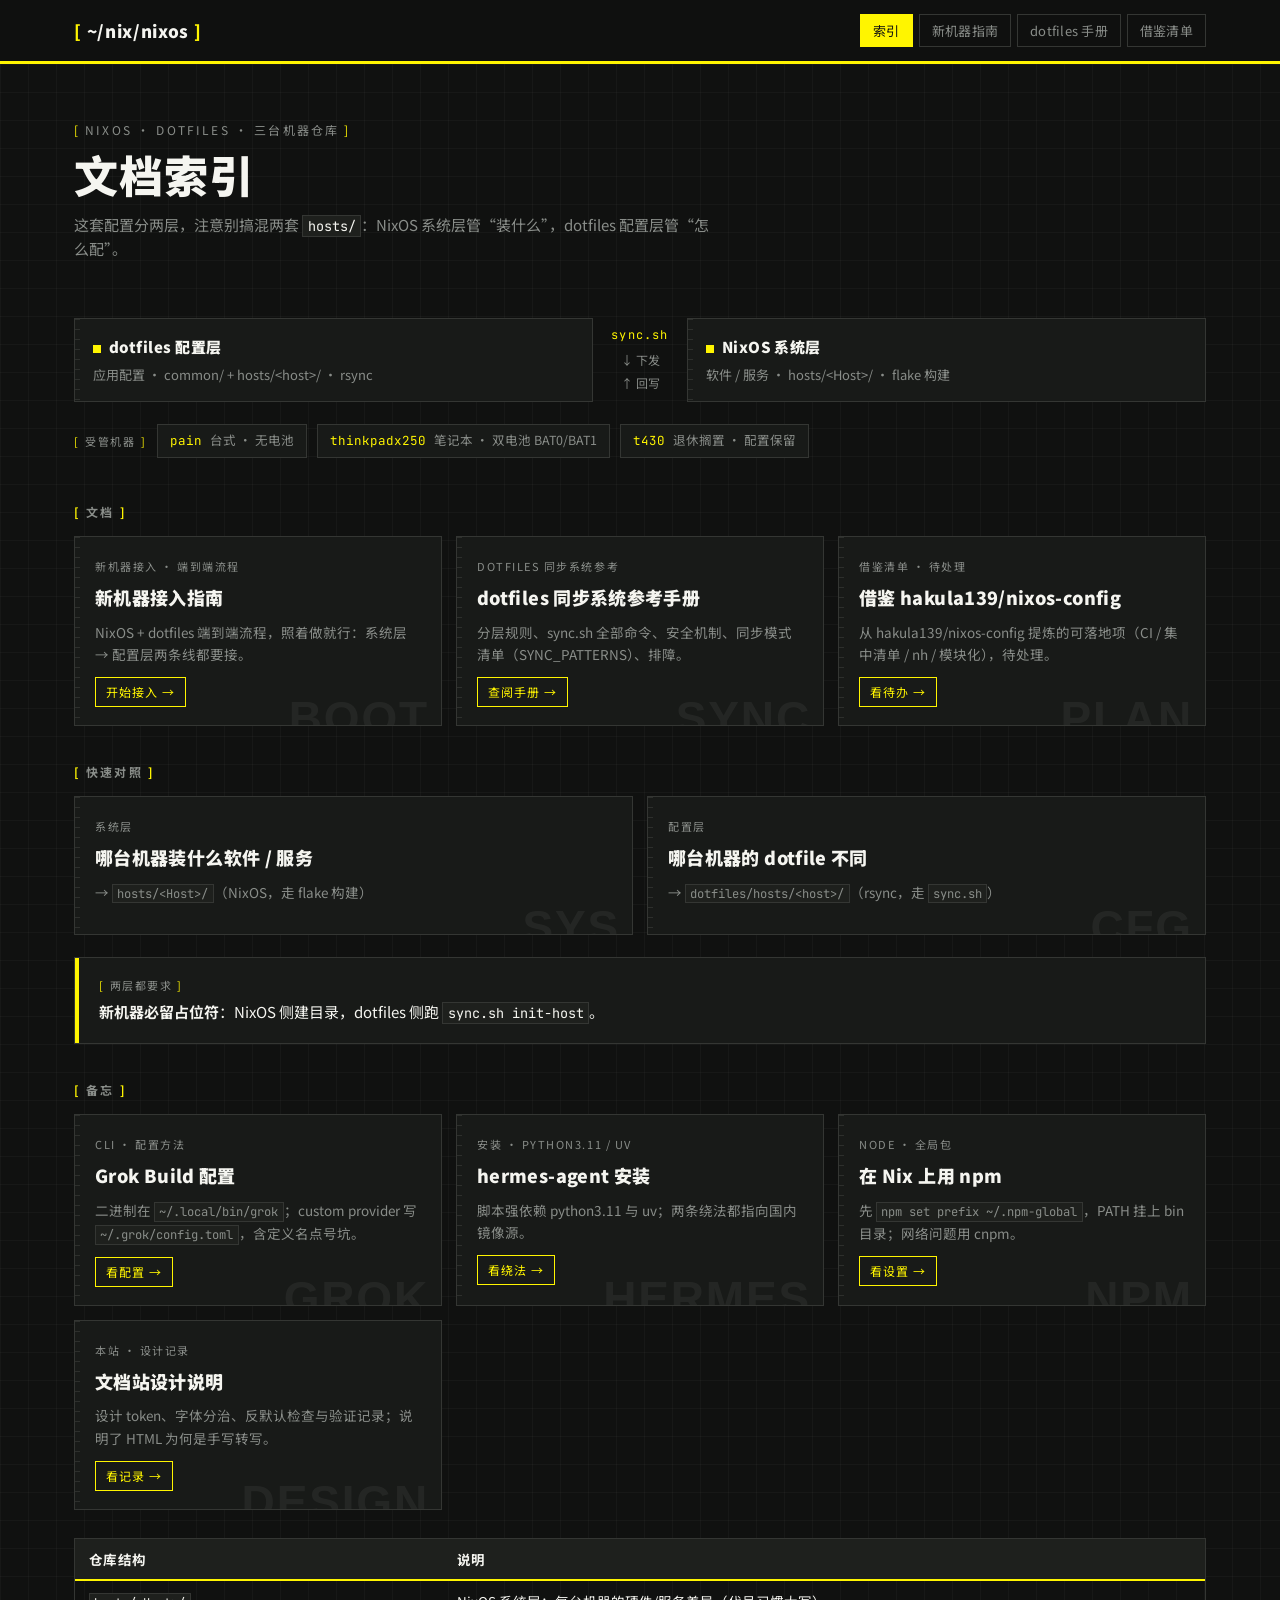
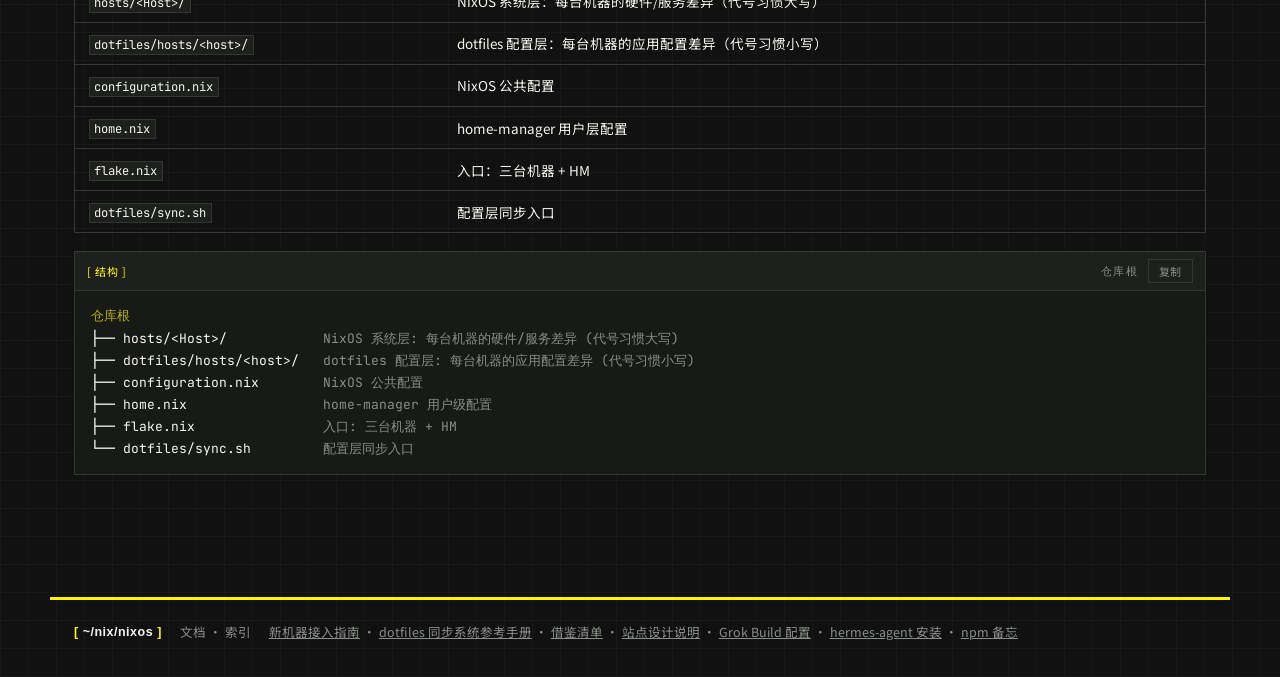
<file: docs/pages/index.html>
<!DOCTYPE html>
<html lang="zh-CN">
<head>
<meta charset="UTF-8">
<meta name="viewport" content="width=device-width, initial-scale=1.0">
<title>文档索引 · ~/nix/nixos</title>
<meta name="description" content="NixOS + dotfiles 三台机器仓库文档索引：新机器接入指南、dotfiles 同步系统参考手册、借鉴清单与零散备忘">
<link rel="stylesheet" href="style.css">
</head>
<body>

<header class="topbar">
  <div class="topbar-inner">
    <a class="wordmark" href="index.html">~/nix/nixos</a>
    <nav class="topnav" aria-label="主导航">
      <a href="index.html" aria-current="page">索引</a>
      <a href="new-pc-guide.html">新机器指南</a>
      <a href="dotfiles-guide.html">dotfiles 手册</a>
      <a href="ref-notes.html">借鉴清单</a>
    </nav>
  </div>
</header>

<section class="hero">
  <p class="kicker">NixOS · dotfiles · 三台机器仓库</p>
  <h1>文档索引</h1>
  <p class="lede">这套配置分两层，注意别搞混两套 <code>hosts/</code>：NixOS 系统层管“装什么”，dotfiles 配置层管“怎么配”。</p>
</section>

<div class="layers" aria-label="两层结构示意">
  <div class="layers-col" style="flex:1">
    <div class="layer layer-top">
      <div class="layer-name"><span class="dot"></span>dotfiles 配置层</div>
      <div class="layer-desc">应用配置 · common/ + hosts/&lt;host&gt;/ · rsync</div>
    </div>
  </div>
  <div class="sync-rail">
    <span class="rail-label">sync.sh</span>
    <span class="rail-arrow">↓ 下发<br>↑ 回写</span>
  </div>
  <div class="layers-col" style="flex:1">
    <div class="layer layer-bot">
      <div class="layer-name"><span class="dot"></span>NixOS 系统层</div>
      <div class="layer-desc">软件 / 服务 · hosts/&lt;Host&gt;/ · flake 构建</div>
    </div>
  </div>
</div>

<div class="fleet" aria-label="受管机器">
  <span class="fleet-label">受管机器</span>
  <span class="chip"><span class="chip-code">pain</span><span class="chip-note">台式 · 无电池</span></span>
  <span class="chip"><span class="chip-code">thinkpadx250</span><span class="chip-note">笔记本 · 双电池 BAT0/BAT1</span></span>
  <span class="chip"><span class="chip-code">t430</span><span class="chip-note">退休搁置 · 配置保留</span></span>
</div>

<main class="index-body">
  <h2 class="quick-ref">文档</h2>
  <div class="cards">
    <a class="card" href="new-pc-guide.html" data-word="BOOT">
      <span class="card-tag">新机器接入 · 端到端流程</span>
      <h2>新机器接入指南</h2>
      <p>NixOS + dotfiles 端到端流程，照着做就行：系统层 → 配置层两条线都要接。</p>
      <span class="card-go">开始接入</span>
    </a>
    <a class="card" href="dotfiles-guide.html" data-word="SYNC">
      <span class="card-tag">dotfiles 同步系统参考</span>
      <h2>dotfiles 同步系统参考手册</h2>
      <p>分层规则、sync.sh 全部命令、安全机制、同步模式清单（SYNC_PATTERNS）、排障。</p>
      <span class="card-go">查阅手册</span>
    </a>
    <a class="card" href="ref-notes.html" data-word="PLAN">
      <span class="card-tag">借鉴清单 · 待处理</span>
      <h2>借鉴 hakula139/nixos-config</h2>
      <p>从 hakula139/nixos-config 提炼的可落地项（CI / 集中清单 / nh / 模块化），待处理。</p>
      <span class="card-go">看待办</span>
    </a>
  </div>

  <h2 class="quick-ref">快速对照</h2>
  <div class="cards">
    <div class="card" style="cursor:default" data-word="SYS">
      <span class="card-tag">系统层</span>
      <h2>哪台机器装什么软件 / 服务</h2>
      <p>→ <code>hosts/&lt;Host&gt;/</code>（NixOS，走 flake 构建）</p>
    </div>
    <div class="card" style="cursor:default" data-word="CFG">
      <span class="card-tag">配置层</span>
      <h2>哪台机器的 dotfile 不同</h2>
      <p>→ <code>dotfiles/hosts/&lt;host&gt;/</code>（rsync，走 <code>sync.sh</code>）</p>
    </div>
  </div>

  <div class="callout alert">
    <span class="ca-label">两层都要求</span>
    <p><strong>新机器必留占位符</strong>：NixOS 侧建目录，dotfiles 侧跑 <code>sync.sh init-host</code>。</p>
  </div>

  <h2 class="quick-ref">备忘</h2>
  <div class="cards">
    <a class="card" href="grok-build-config.html" data-word="GROK">
      <span class="card-tag">CLI · 配置方法</span>
      <h2>Grok Build 配置</h2>
      <p>二进制在 <code>~/.local/bin/grok</code>；custom provider 写 <code>~/.grok/config.toml</code>，含定义名点号坑。</p>
      <span class="card-go">看配置</span>
    </a>
    <a class="card" href="hermes-agent.html" data-word="HERMES">
      <span class="card-tag">安装 · python3.11 / uv</span>
      <h2>hermes-agent 安装</h2>
      <p>脚本强依赖 python3.11 与 uv；两条绕法都指向国内镜像源。</p>
      <span class="card-go">看绕法</span>
    </a>
    <a class="card" href="npm.html" data-word="NPM">
      <span class="card-tag">Node · 全局包</span>
      <h2>在 Nix 上用 npm</h2>
      <p>先 <code>npm set prefix ~/.npm-global</code>，PATH 挂上 bin 目录；网络问题用 cnpm。</p>
      <span class="card-go">看设置</span>
    </a>
    <a class="card" href="design-notes.html" data-word="DESIGN">
      <span class="card-tag">本站 · 设计记录</span>
      <h2>文档站设计说明</h2>
      <p>设计 token、字体分治、反默认检查与验证记录；说明了 HTML 为何是手写转写。</p>
      <span class="card-go">看记录</span>
    </a>
  </div>

  <div class="table-wrap" style="margin-top:28px">
    <table>
      <thead>
        <tr><th>仓库结构</th><th>说明</th></tr>
      </thead>
      <tbody>
        <tr><td><code>hosts/&lt;Host&gt;/</code></td><td>NixOS 系统层：每台机器的硬件/服务差异（代号习惯大写）</td></tr>
        <tr><td><code>dotfiles/hosts/&lt;host&gt;/</code></td><td>dotfiles 配置层：每台机器的应用配置差异（代号习惯小写）</td></tr>
        <tr><td><code>configuration.nix</code></td><td>NixOS 公共配置</td></tr>
        <tr><td><code>home.nix</code></td><td>home-manager 用户层配置</td></tr>
        <tr><td><code>flake.nix</code></td><td>入口：三台机器 + HM</td></tr>
        <tr><td><code>dotfiles/sync.sh</code></td><td>配置层同步入口</td></tr>
      </tbody>
    </table>
  </div>

  <div class="cmd">
    <div class="cmd-bar"><span class="cmd-tag">结构</span><span class="cmd-lang">仓库根</span><button class="cmd-copy" type="button">复制</button></div>
    <pre><code><span class="pt">仓库根</span>
├── hosts/&lt;Host&gt;/            <span class="cm">NixOS 系统层: 每台机器的硬件/服务差异 (代号习惯大写)</span>
├── dotfiles/hosts/&lt;host&gt;/   <span class="cm">dotfiles 配置层: 每台机器的应用配置差异 (代号习惯小写)</span>
├── configuration.nix        <span class="cm">NixOS 公共配置</span>
├── home.nix                 <span class="cm">home-manager 用户级配置</span>
├── flake.nix                <span class="cm">入口: 三台机器 + HM</span>
└── dotfiles/sync.sh         <span class="cm">配置层同步入口</span></code></pre>
  </div>
</main>

<footer class="footer">
  <span class="foot-path">~/nix/nixos</span>
  <span>文档 · 索引</span>
  <span><a href="new-pc-guide.html">新机器接入指南</a> · <a href="dotfiles-guide.html">dotfiles 同步系统参考手册</a> · <a href="ref-notes.html">借鉴清单</a> · <a href="design-notes.html">站点设计说明</a> · <a href="grok-build-config.html">Grok Build 配置</a> · <a href="hermes-agent.html">hermes-agent 安装</a> · <a href="npm.html">npm 备忘</a></span>
</footer>

<script src="script.js"></script>
</body>
</html>
</file>
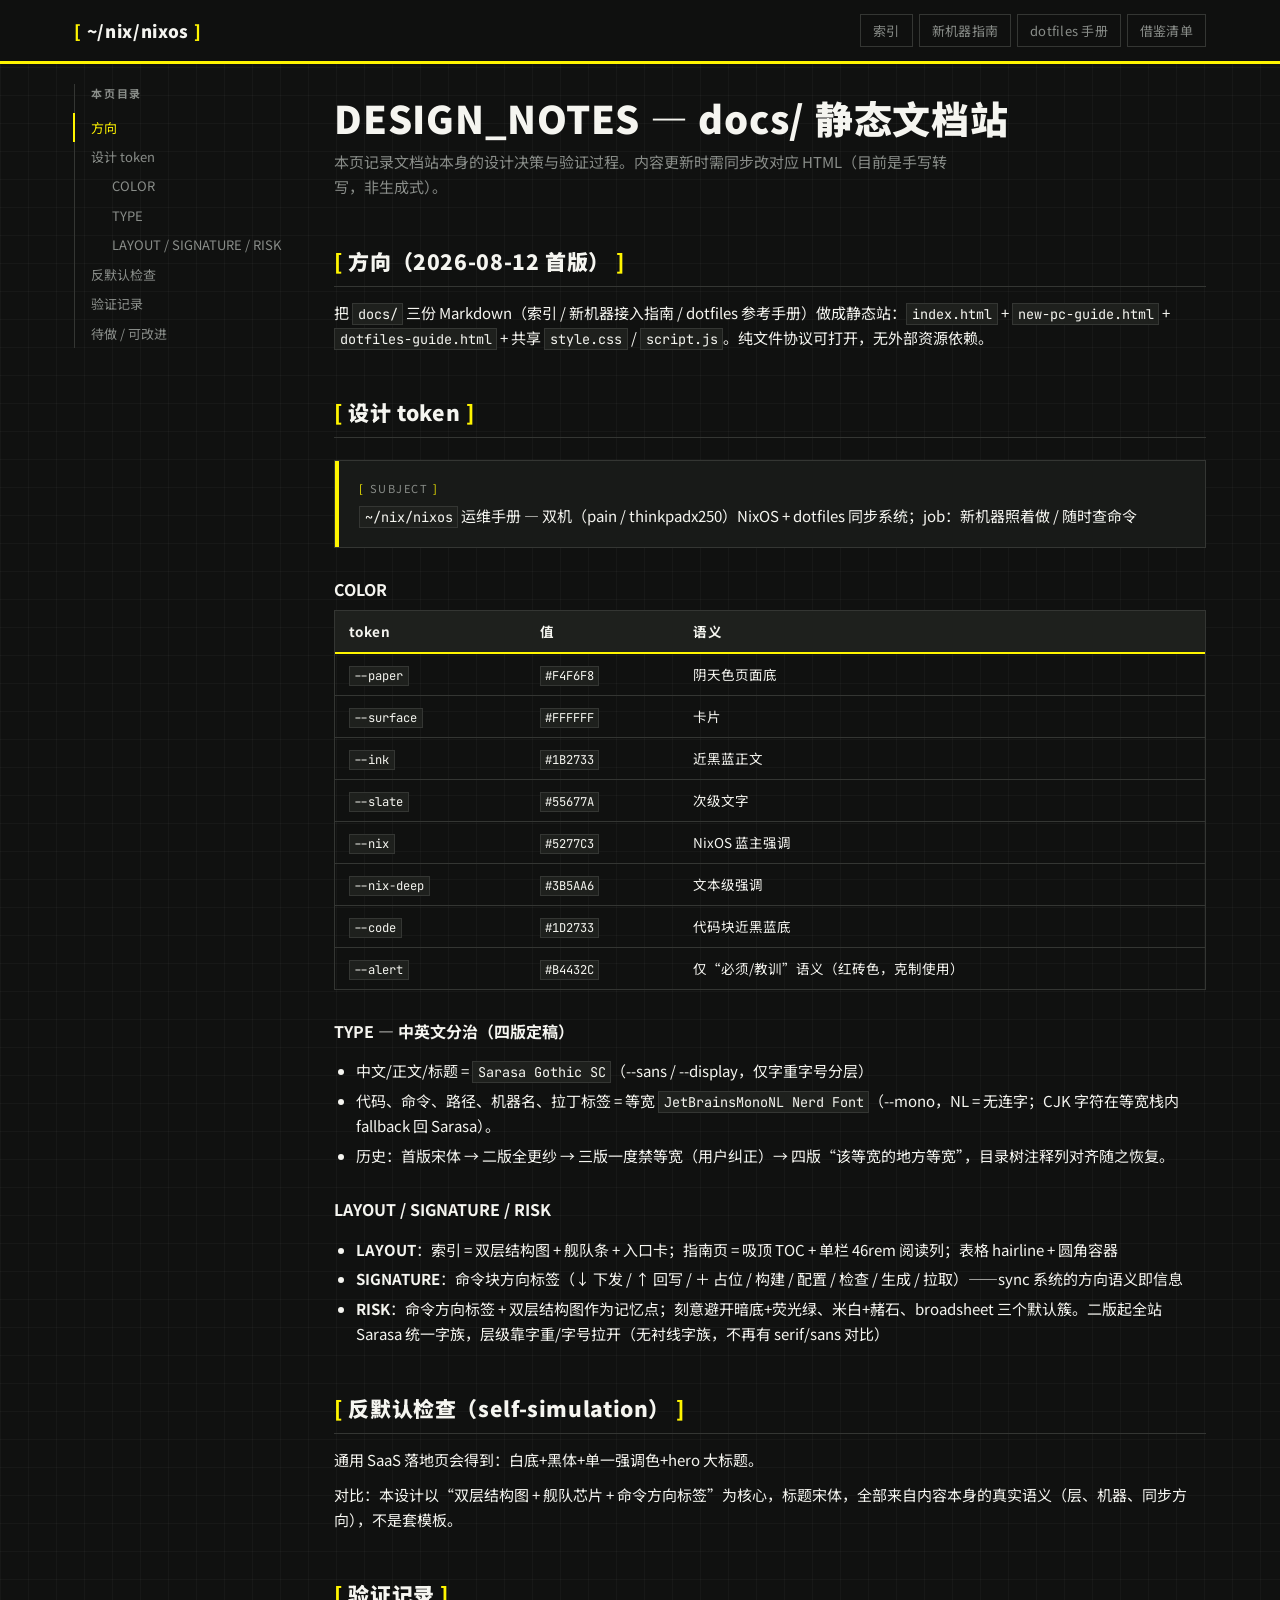
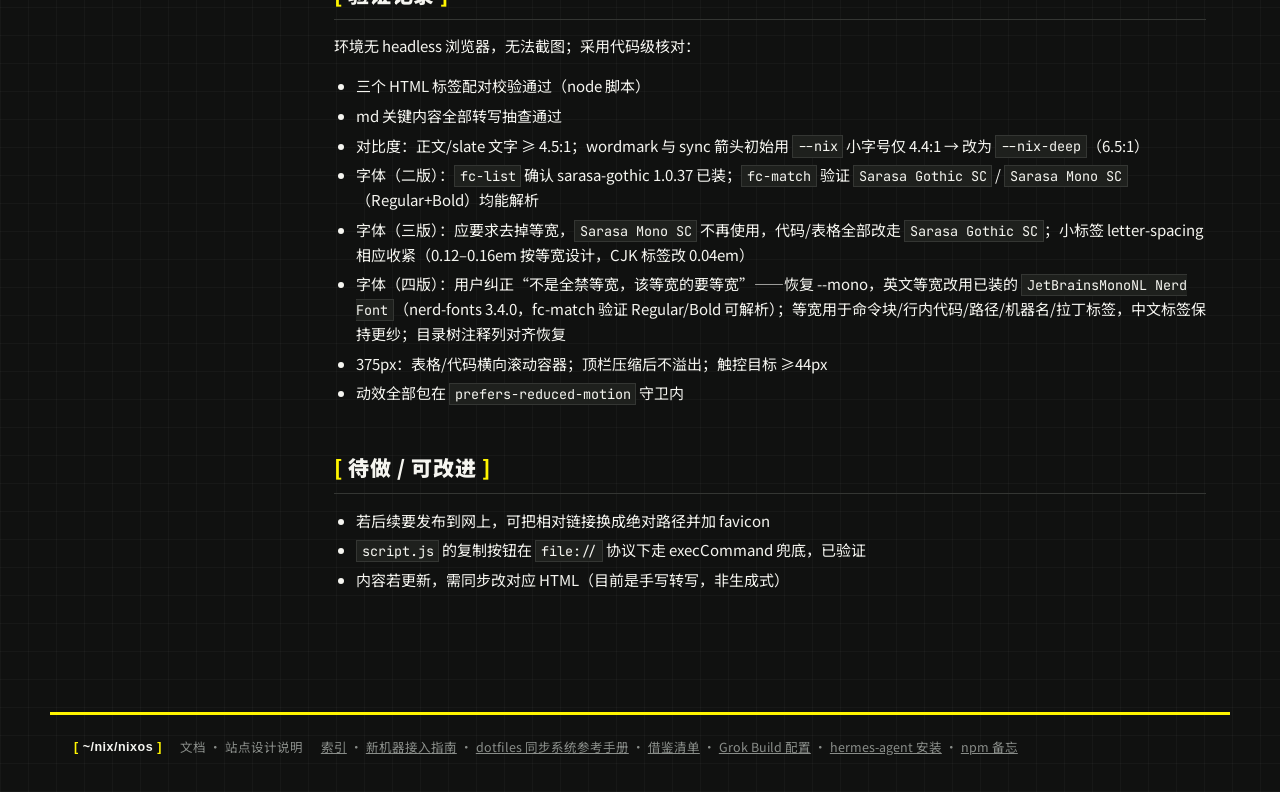
<file: docs/pages/design-notes.html>
<!DOCTYPE html>
<html lang="zh-CN">
<head>
<meta charset="UTF-8">
<meta name="viewport" content="width=device-width, initial-scale=1.0">
<title>DESIGN_NOTES · 文档站设计说明 · ~/nix/nixos</title>
<meta name="description" content="docs/pages 静态文档站的设计记录：方向、设计 token、反默认检查、验证记录与待做项">
<link rel="stylesheet" href="style.css">
</head>
<body>

<header class="topbar">
  <div class="topbar-inner">
    <a class="wordmark" href="index.html">~/nix/nixos</a>
    <nav class="topnav" aria-label="主导航">
      <a href="index.html">索引</a>
      <a href="new-pc-guide.html">新机器指南</a>
      <a href="dotfiles-guide.html">dotfiles 手册</a>
      <a href="ref-notes.html">借鉴清单</a>
    </nav>
  </div>
</header>

<main class="page">
  <aside class="toc" aria-label="本页目录">
    <h4>本页目录</h4>
    <ol>
      <li><a href="#dn-dir">方向</a></li>
      <li><a href="#dn-token">设计 token</a></li>
      <li class="l2"><a href="#dn-color">COLOR</a></li>
      <li class="l2"><a href="#dn-type">TYPE</a></li>
      <li class="l2"><a href="#dn-rest">LAYOUT / SIGNATURE / RISK</a></li>
      <li><a href="#dn-check">反默认检查</a></li>
      <li><a href="#dn-verify">验证记录</a></li>
      <li><a href="#dn-todo">待做 / 可改进</a></li>
    </ol>
  </aside>

  <details class="toc-mobile">
    <summary>目录</summary>
    <ol>
      <li><a href="#dn-dir">方向</a></li>
      <li><a href="#dn-token">设计 token</a></li>
      <li><a href="#dn-check">反默认检查</a></li>
      <li><a href="#dn-verify">验证记录</a></li>
      <li><a href="#dn-todo">待做 / 可改进</a></li>
    </ol>
  </details>

  <article class="doc">
    <h1>DESIGN_NOTES — docs/ 静态文档站</h1>
    <p class="lede">本页记录文档站本身的设计决策与验证过程。内容更新时需同步改对应 HTML（目前是手写转写，非生成式）。</p>

    <h2 id="dn-dir">方向（2026-08-12 首版）</h2>
    <p>把 <code>docs/</code> 三份 Markdown（索引 / 新机器接入指南 / dotfiles 参考手册）做成静态站：<code>index.html</code> + <code>new-pc-guide.html</code> + <code>dotfiles-guide.html</code> + 共享 <code>style.css</code> / <code>script.js</code>。纯文件协议可打开，无外部资源依赖。</p>

    <h2 id="dn-token">设计 token</h2>
    <div class="callout">
      <span class="ca-label">SUBJECT</span>
      <p><code>~/nix/nixos</code> 运维手册 — 双机（pain / thinkpadx250）NixOS + dotfiles 同步系统；job：新机器照着做 / 随时查命令</p>
    </div>

    <h3 id="dn-color">COLOR</h3>
    <div class="table-wrap">
      <table>
        <thead>
          <tr><th>token</th><th>值</th><th>语义</th></tr>
        </thead>
        <tbody>
          <tr><td><code>--paper</code></td><td><code>#F4F6F8</code></td><td>阴天色页面底</td></tr>
          <tr><td><code>--surface</code></td><td><code>#FFFFFF</code></td><td>卡片</td></tr>
          <tr><td><code>--ink</code></td><td><code>#1B2733</code></td><td>近黑蓝正文</td></tr>
          <tr><td><code>--slate</code></td><td><code>#55677A</code></td><td>次级文字</td></tr>
          <tr><td><code>--nix</code></td><td><code>#5277C3</code></td><td>NixOS 蓝主强调</td></tr>
          <tr><td><code>--nix-deep</code></td><td><code>#3B5AA6</code></td><td>文本级强调</td></tr>
          <tr><td><code>--code</code></td><td><code>#1D2733</code></td><td>代码块近黑蓝底</td></tr>
          <tr><td><code>--alert</code></td><td><code>#B4432C</code></td><td>仅“必须/教训”语义（红砖色，克制使用）</td></tr>
        </tbody>
      </table>
    </div>

    <h3 id="dn-type">TYPE — 中英文分治（四版定稿）</h3>
    <ul>
      <li>中文/正文/标题 = <code>Sarasa Gothic SC</code>（--sans / --display，仅字重字号分层）</li>
      <li>代码、命令、路径、机器名、拉丁标签 = 等宽 <code>JetBrainsMonoNL Nerd Font</code>（--mono，NL = 无连字；CJK 字符在等宽栈内 fallback 回 Sarasa）。</li>
      <li>历史：首版宋体 → 二版全更纱 → 三版一度禁等宽（用户纠正）→ 四版“该等宽的地方等宽”，目录树注释列对齐随之恢复。</li>
    </ul>

    <h3 id="dn-rest">LAYOUT / SIGNATURE / RISK</h3>
    <ul>
      <li><strong>LAYOUT</strong>：索引 = 双层结构图 + 舰队条 + 入口卡；指南页 = 吸顶 TOC + 单栏 46rem 阅读列；表格 hairline + 圆角容器</li>
      <li><strong>SIGNATURE</strong>：命令块方向标签（↓ 下发 / ↑ 回写 / ＋ 占位 / 构建 / 配置 / 检查 / 生成 / 拉取）——sync 系统的方向语义即信息</li>
      <li><strong>RISK</strong>：命令方向标签 + 双层结构图作为记忆点；刻意避开暗底+荧光绿、米白+赭石、broadsheet 三个默认簇。二版起全站 Sarasa 统一字族，层级靠字重/字号拉开（无衬线字族，不再有 serif/sans 对比）</li>
    </ul>

    <h2 id="dn-check">反默认检查（self-simulation）</h2>
    <p>通用 SaaS 落地页会得到：白底+黑体+单一强调色+hero 大标题。</p>
    <p>对比：本设计以“双层结构图 + 舰队芯片 + 命令方向标签”为核心，标题宋体，全部来自内容本身的真实语义（层、机器、同步方向），不是套模板。</p>

    <h2 id="dn-verify">验证记录</h2>
    <p>环境无 headless 浏览器，无法截图；采用代码级核对：</p>
    <ul>
      <li>三个 HTML 标签配对校验通过（node 脚本）</li>
      <li>md 关键内容全部转写抽查通过</li>
      <li>对比度：正文/slate 文字 ≥ 4.5:1；wordmark 与 sync 箭头初始用 <code>--nix</code> 小字号仅 4.4:1 → 改为 <code>--nix-deep</code>（6.5:1）</li>
      <li>字体（二版）：<code>fc-list</code> 确认 sarasa-gothic 1.0.37 已装；<code>fc-match</code> 验证 <code>Sarasa Gothic SC</code> / <code>Sarasa Mono SC</code>（Regular+Bold）均能解析</li>
      <li>字体（三版）：应要求去掉等宽，<code>Sarasa Mono SC</code> 不再使用，代码/表格全部改走 <code>Sarasa Gothic SC</code>；小标签 letter-spacing 相应收紧（0.12–0.16em 按等宽设计，CJK 标签改 0.04em）</li>
      <li>字体（四版）：用户纠正“不是全禁等宽，该等宽的要等宽”——恢复 --mono，英文等宽改用已装的 <code>JetBrainsMonoNL Nerd Font</code>（nerd-fonts 3.4.0，fc-match 验证 Regular/Bold 可解析）；等宽用于命令块/行内代码/路径/机器名/拉丁标签，中文标签保持更纱；目录树注释列对齐恢复</li>
      <li>375px：表格/代码横向滚动容器；顶栏压缩后不溢出；触控目标 ≥44px</li>
      <li>动效全部包在 <code>prefers-reduced-motion</code> 守卫内</li>
    </ul>

    <h2 id="dn-todo">待做 / 可改进</h2>
    <ul>
      <li>若后续要发布到网上，可把相对链接换成绝对路径并加 favicon</li>
      <li><code>script.js</code> 的复制按钮在 <code>file://</code> 协议下走 execCommand 兜底，已验证</li>
      <li>内容若更新，需同步改对应 HTML（目前是手写转写，非生成式）</li>
    </ul>
  </article>
</main>

<footer class="footer">
  <span class="foot-path">~/nix/nixos</span>
  <span>文档 · 站点设计说明</span>
  <span><a href="index.html">索引</a> · <a href="new-pc-guide.html">新机器接入指南</a> · <a href="dotfiles-guide.html">dotfiles 同步系统参考手册</a> · <a href="ref-notes.html">借鉴清单</a> · <a href="grok-build-config.html">Grok Build 配置</a> · <a href="hermes-agent.html">hermes-agent 安装</a> · <a href="npm.html">npm 备忘</a></span>
</footer>

<script src="script.js"></script>
</body>
</html>
</file>
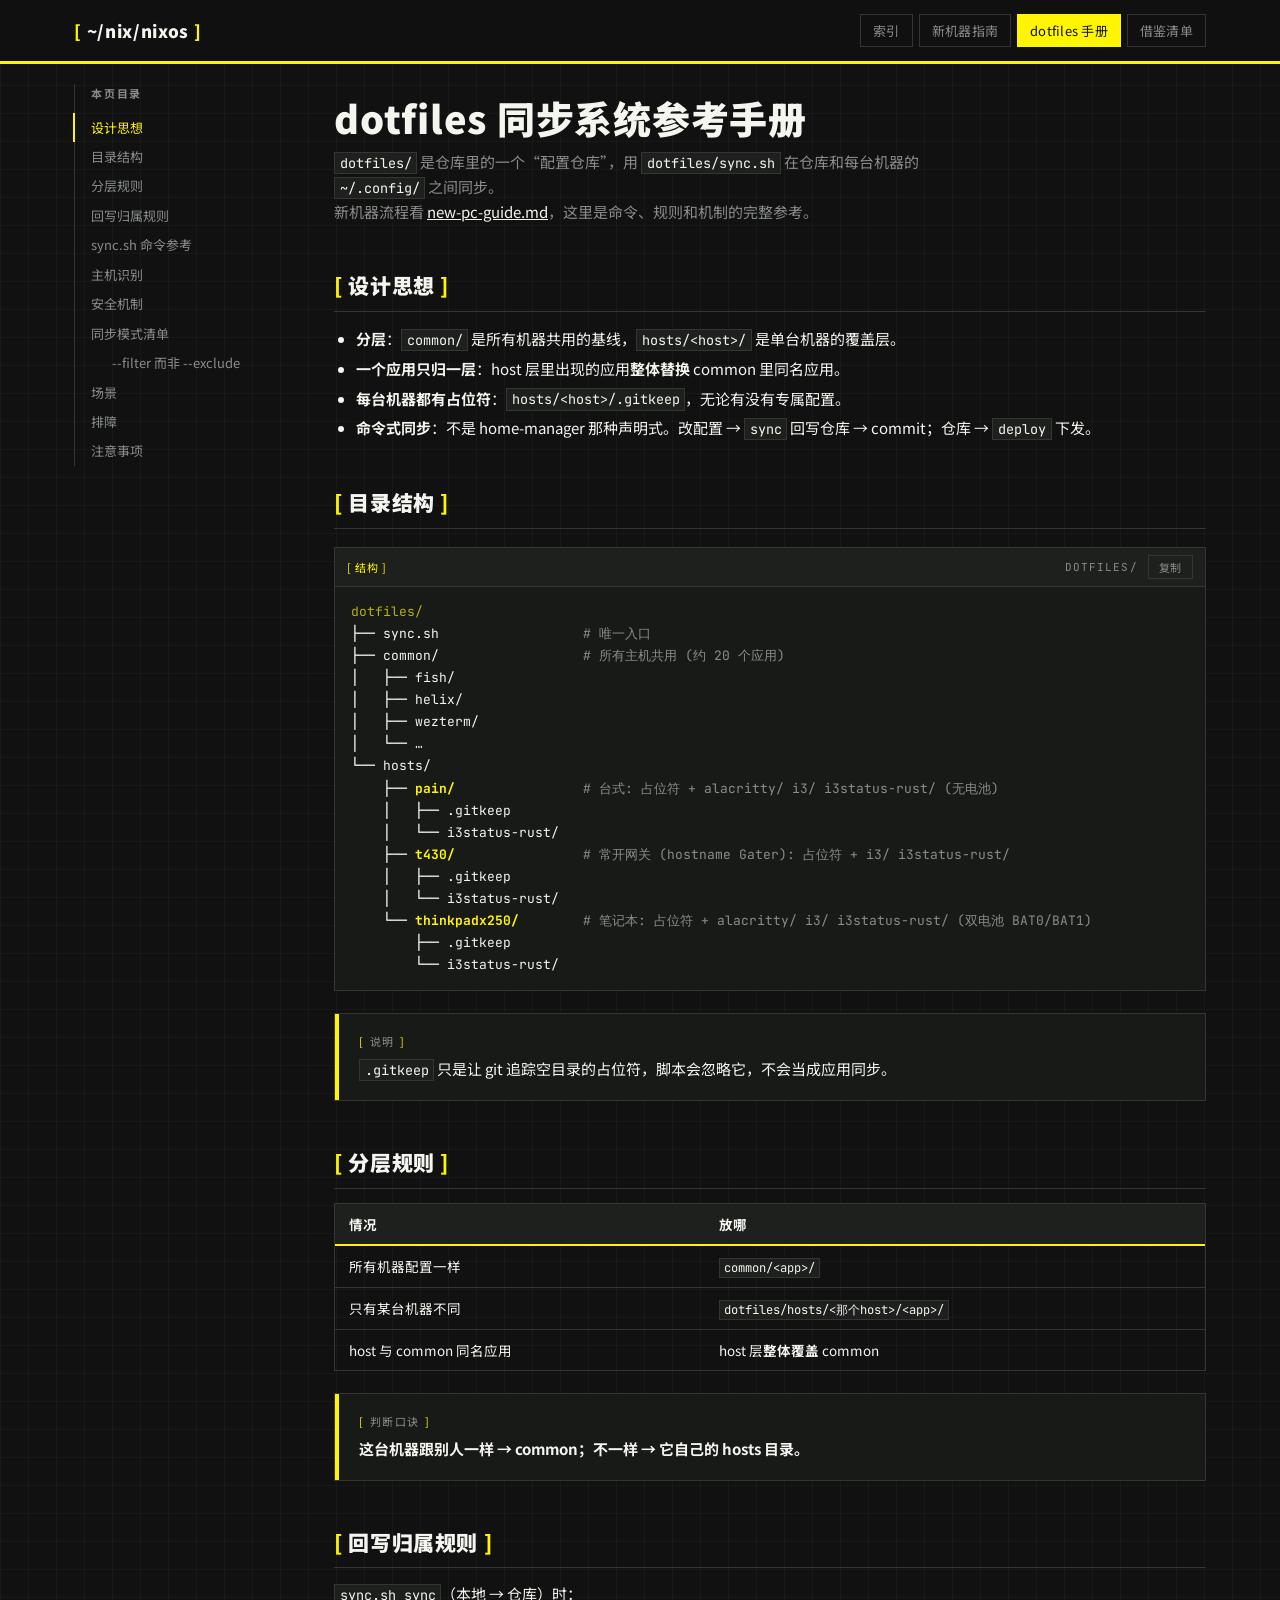
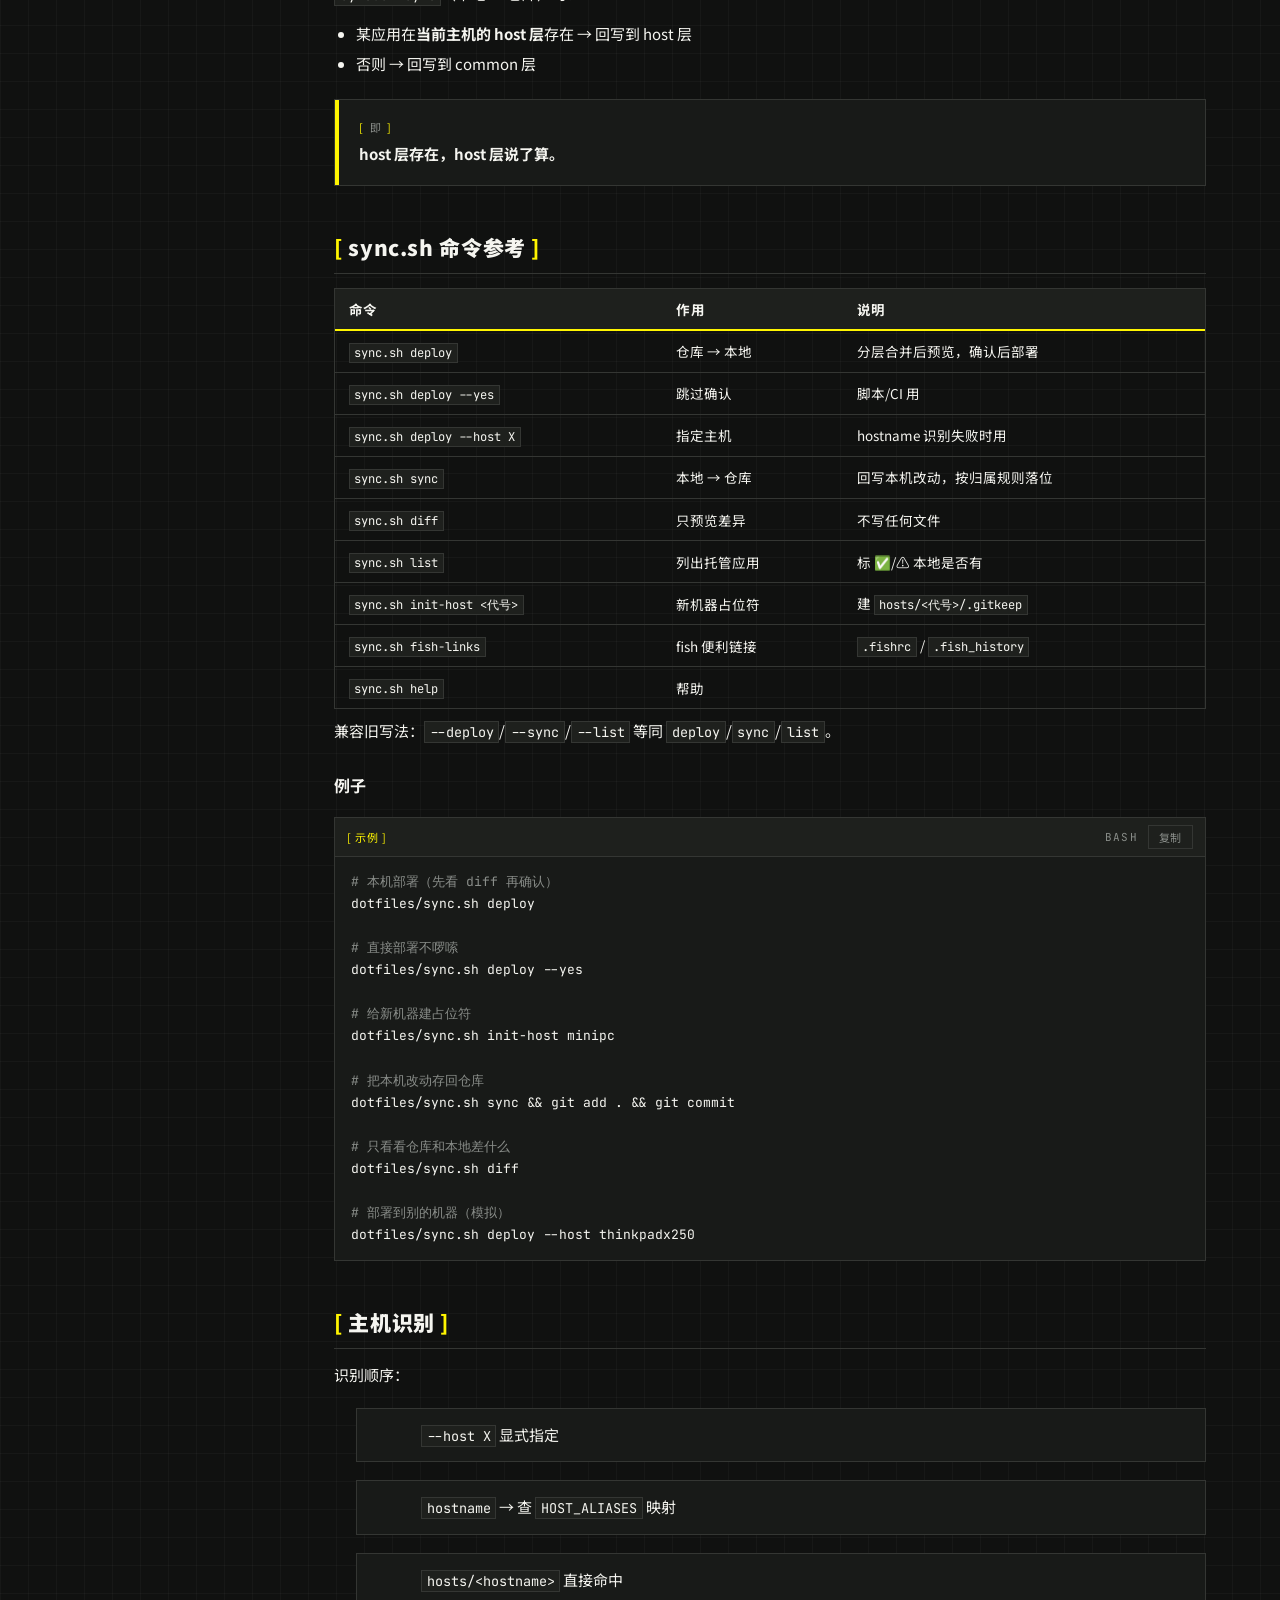
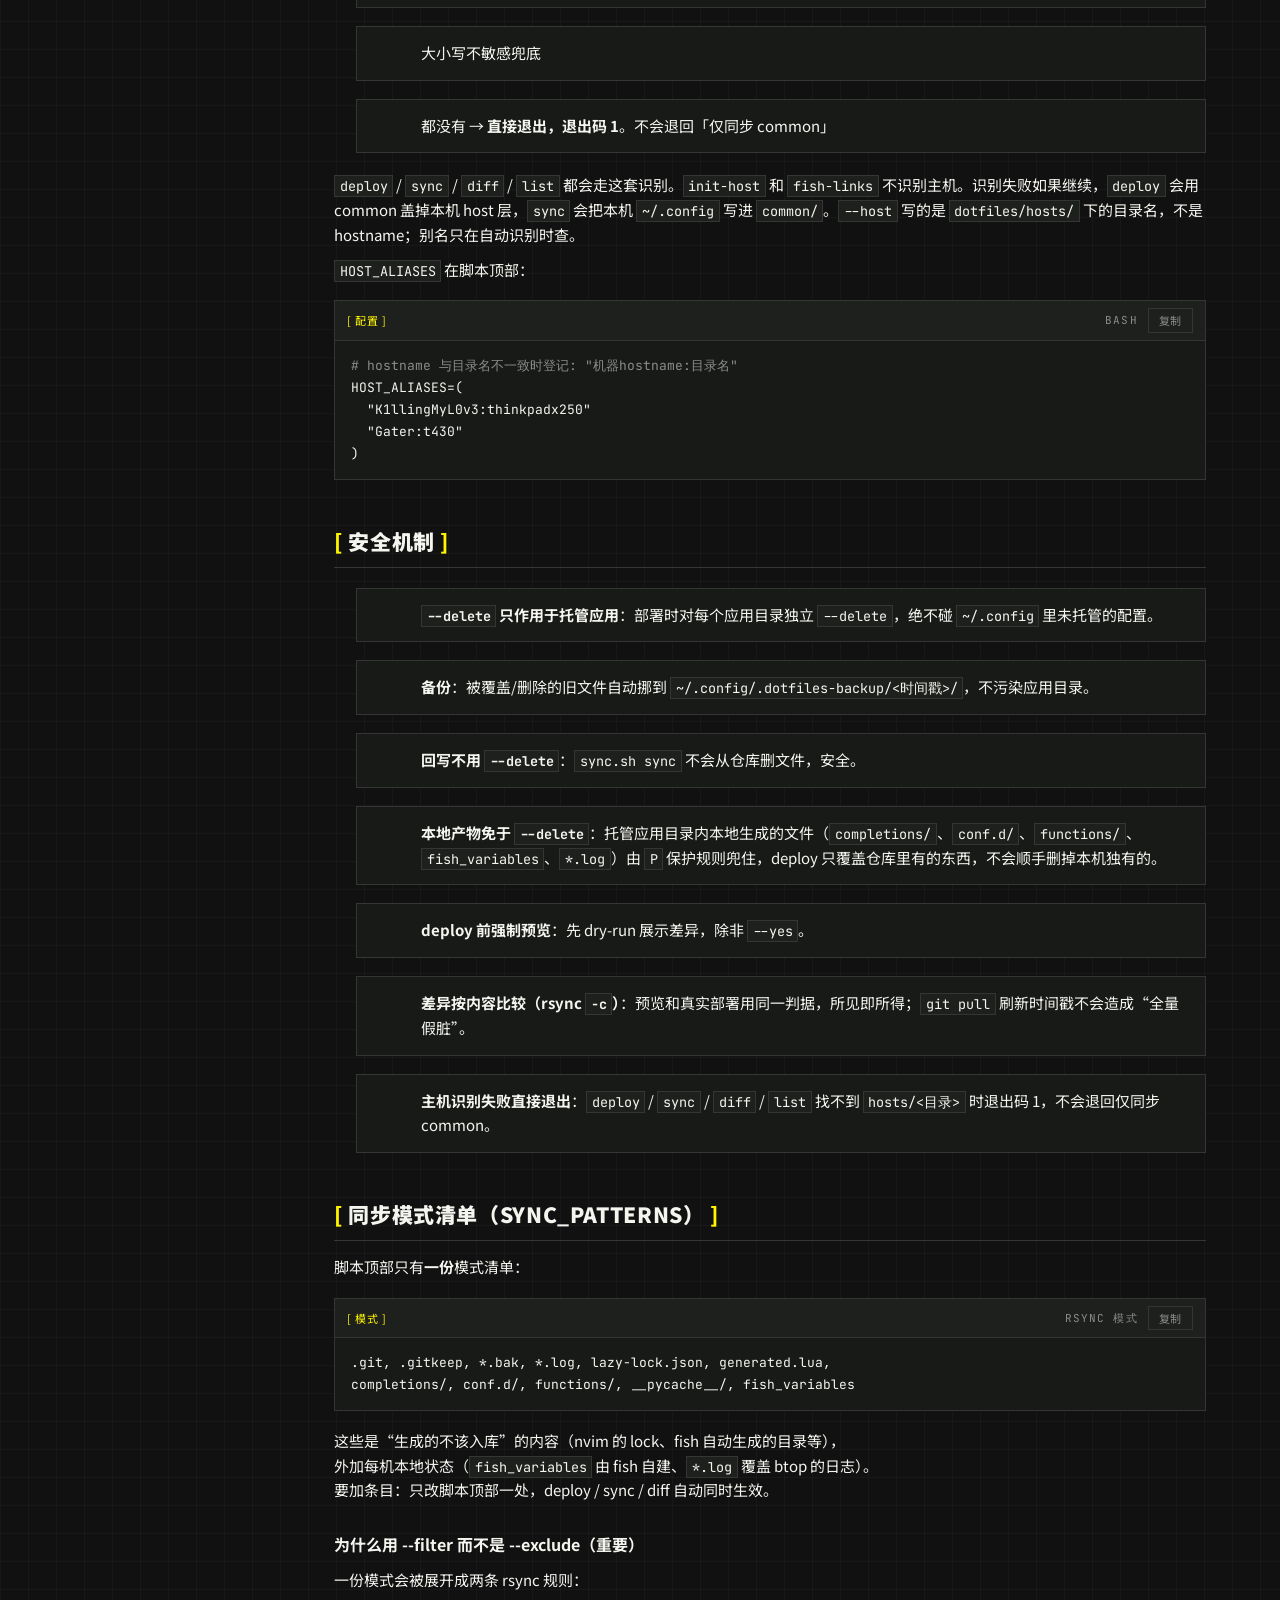
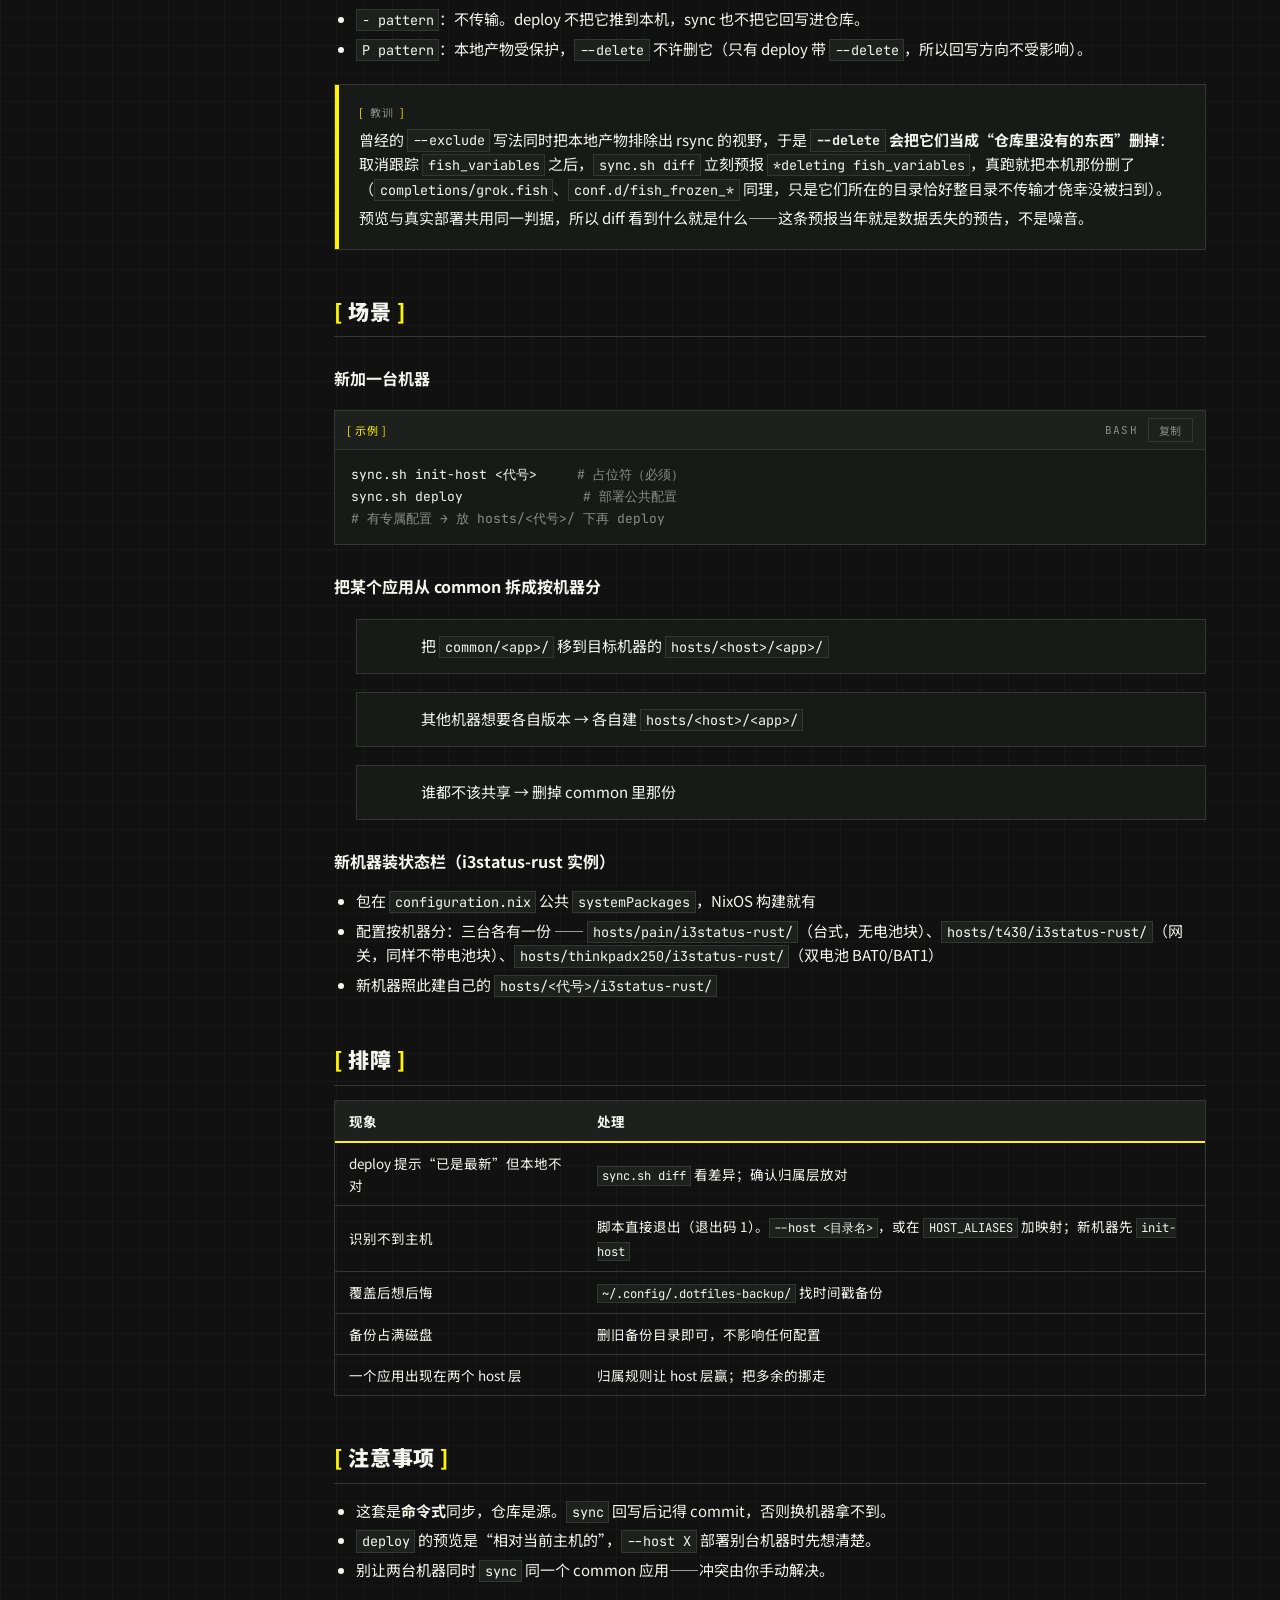
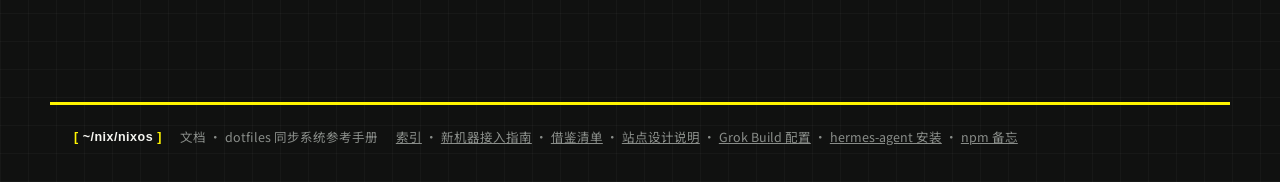
<file: docs/pages/dotfiles-guide.html>
<!DOCTYPE html>
<html lang="zh-CN">
<head>
<meta charset="UTF-8">
<meta name="viewport" content="width=device-width, initial-scale=1.0">
<title>dotfiles 同步系统参考手册 · ~/nix/nixos</title>
<meta name="description" content="dotfiles 同步系统完整参考：分层规则、sync.sh 全部命令、安全机制、同步模式清单、排障">
<link rel="stylesheet" href="style.css">
</head>
<body>

<header class="topbar">
  <div class="topbar-inner">
    <a class="wordmark" href="index.html">~/nix/nixos</a>
    <nav class="topnav" aria-label="主导航">
      <a href="index.html">索引</a>
      <a href="new-pc-guide.html">新机器指南</a>
      <a href="dotfiles-guide.html" aria-current="page">dotfiles 手册</a>
      <a href="ref-notes.html">借鉴清单</a>
    </nav>
  </div>
</header>

<main class="page">
  <aside class="toc" aria-label="本页目录">
    <h4>本页目录</h4>
    <ol>
      <li><a href="#d-design">设计思想</a></li>
      <li><a href="#d-tree">目录结构</a></li>
      <li><a href="#d-layers">分层规则</a></li>
      <li><a href="#d-writeback">回写归属规则</a></li>
      <li><a href="#d-cmds">sync.sh 命令参考</a></li>
      <li><a href="#d-host">主机识别</a></li>
      <li><a href="#d-safety">安全机制</a></li>
      <li><a href="#d-patterns">同步模式清单</a></li>
      <li class="l2"><a href="#d-filter">--filter 而非 --exclude</a></li>
      <li><a href="#d-scenes">场景</a></li>
      <li><a href="#d-trouble">排障</a></li>
      <li><a href="#d-notes">注意事项</a></li>
    </ol>
  </aside>

  <details class="toc-mobile">
    <summary>目录</summary>
    <ol>
      <li><a href="#d-design">设计思想</a></li>
      <li><a href="#d-tree">目录结构</a></li>
      <li><a href="#d-layers">分层规则</a></li>
      <li><a href="#d-writeback">回写归属规则</a></li>
      <li><a href="#d-cmds">sync.sh 命令参考</a></li>
      <li><a href="#d-host">主机识别</a></li>
      <li><a href="#d-safety">安全机制</a></li>
      <li><a href="#d-patterns">同步模式清单</a></li>
      <li class="l2"><a href="#d-filter">--filter 而非 --exclude</a></li>
      <li><a href="#d-scenes">场景</a></li>
      <li><a href="#d-trouble">排障</a></li>
      <li><a href="#d-notes">注意事项</a></li>
    </ol>
  </details>

  <article class="doc">
    <h1>dotfiles 同步系统参考手册</h1>
    <p class="lede"><code>dotfiles/</code> 是仓库里的一个“配置仓库”，用 <code>dotfiles/sync.sh</code> 在仓库和每台机器的 <code>~/.config/</code> 之间同步。<br>
    新机器流程看 <a href="new-pc-guide.html">new-pc-guide.md</a>，这里是命令、规则和机制的完整参考。</p>

    <h2 id="d-design">设计思想</h2>
    <ul>
      <li><strong>分层</strong>：<code>common/</code> 是所有机器共用的基线，<code>hosts/&lt;host&gt;/</code> 是单台机器的覆盖层。</li>
      <li><strong>一个应用只归一层</strong>：host 层里出现的应用<strong>整体替换</strong> common 里同名应用。</li>
      <li><strong>每台机器都有占位符</strong>：<code>hosts/&lt;host&gt;/.gitkeep</code>，无论有没有专属配置。</li>
      <li><strong>命令式同步</strong>：不是 home-manager 那种声明式。改配置 → <code>sync</code> 回写仓库 → commit；仓库 → <code>deploy</code> 下发。</li>
    </ul>

    <h2 id="d-tree">目录结构</h2>
    <div class="cmd">
      <div class="cmd-bar"><span class="cmd-tag">结构</span><span class="cmd-lang">dotfiles/</span><button class="cmd-copy" type="button">复制</button></div>
      <pre><code><span class="pt">dotfiles/</span>
├── sync.sh                  <span class="cm"># 唯一入口</span>
├── common/                  <span class="cm"># 所有主机共用 (约 20 个应用)</span>
│   ├── fish/
│   ├── helix/
│   ├── wezterm/
│   └── …
└── hosts/
    ├── <span class="hl">pain/</span>                <span class="cm"># 台式: 占位符 + alacritty/ i3/ i3status-rust/ (无电池)</span>
    │   ├── .gitkeep
    │   └── i3status-rust/
    ├── <span class="hl">t430/</span>                <span class="cm"># 常开网关 (hostname Gater): 占位符 + i3/ i3status-rust/</span>
    │   ├── .gitkeep
    │   └── i3status-rust/
    └── <span class="hl">thinkpadx250/</span>        <span class="cm"># 笔记本: 占位符 + alacritty/ i3/ i3status-rust/ (双电池 BAT0/BAT1)</span>
        ├── .gitkeep
        └── i3status-rust/</code></pre>
    </div>
    <div class="callout">
      <span class="ca-label">说明</span>
      <p><code>.gitkeep</code> 只是让 git 追踪空目录的占位符，脚本会忽略它，不会当成应用同步。</p>
    </div>

    <h2 id="d-layers">分层规则</h2>
    <div class="table-wrap">
      <table>
        <thead>
          <tr><th>情况</th><th>放哪</th></tr>
        </thead>
        <tbody>
          <tr><td>所有机器配置一样</td><td><code>common/&lt;app&gt;/</code></td></tr>
          <tr><td>只有某台机器不同</td><td><code>dotfiles/hosts/&lt;那个host&gt;/&lt;app&gt;/</code></td></tr>
          <tr><td>host 与 common 同名应用</td><td>host 层<strong>整体覆盖</strong> common</td></tr>
        </tbody>
      </table>
    </div>
    <div class="callout">
      <span class="ca-label">判断口诀</span>
      <p><strong>这台机器跟别人一样 → common；不一样 → 它自己的 hosts 目录。</strong></p>
    </div>

    <h2 id="d-writeback">回写归属规则</h2>
    <p><code>sync.sh sync</code>（本地 → 仓库）时：</p>
    <ul>
      <li>某应用在<strong>当前主机的 host 层</strong>存在 → 回写到 host 层</li>
      <li>否则 → 回写到 common 层</li>
    </ul>
    <div class="callout">
      <span class="ca-label">即</span>
      <p><strong>host 层存在，host 层说了算。</strong></p>
    </div>

    <h2 id="d-cmds">sync.sh 命令参考</h2>
    <div class="table-wrap">
      <table>
        <thead>
          <tr><th>命令</th><th>作用</th><th>说明</th></tr>
        </thead>
        <tbody>
          <tr><td><code>sync.sh deploy</code></td><td>仓库 → 本地</td><td>分层合并后预览，确认后部署</td></tr>
          <tr><td><code>sync.sh deploy --yes</code></td><td>跳过确认</td><td>脚本/CI 用</td></tr>
          <tr><td><code>sync.sh deploy --host X</code></td><td>指定主机</td><td>hostname 识别失败时用</td></tr>
          <tr><td><code>sync.sh sync</code></td><td>本地 → 仓库</td><td>回写本机改动，按归属规则落位</td></tr>
          <tr><td><code>sync.sh diff</code></td><td>只预览差异</td><td>不写任何文件</td></tr>
          <tr><td><code>sync.sh list</code></td><td>列出托管应用</td><td>标 ✅/⚠ 本地是否有</td></tr>
          <tr><td><code>sync.sh init-host &lt;代号&gt;</code></td><td>新机器占位符</td><td>建 <code>hosts/&lt;代号&gt;/.gitkeep</code></td></tr>
          <tr><td><code>sync.sh fish-links</code></td><td>fish 便利链接</td><td><code>.fishrc</code> / <code>.fish_history</code></td></tr>
          <tr><td><code>sync.sh help</code></td><td>帮助</td><td></td></tr>
        </tbody>
      </table>
    </div>
    <p>兼容旧写法：<code>--deploy</code>/<code>--sync</code>/<code>--list</code> 等同 <code>deploy</code>/<code>sync</code>/<code>list</code>。</p>

    <h3>例子</h3>
    <div class="cmd">
      <div class="cmd-bar"><span class="cmd-tag">示例</span><span class="cmd-lang">bash</span><button class="cmd-copy" type="button">复制</button></div>
      <pre><code><span class="cm"># 本机部署（先看 diff 再确认）</span>
dotfiles/sync.sh deploy

<span class="cm"># 直接部署不啰嗦</span>
dotfiles/sync.sh deploy --yes

<span class="cm"># 给新机器建占位符</span>
dotfiles/sync.sh init-host minipc

<span class="cm"># 把本机改动存回仓库</span>
dotfiles/sync.sh sync &amp;&amp; git add . &amp;&amp; git commit

<span class="cm"># 只看看仓库和本地差什么</span>
dotfiles/sync.sh diff

<span class="cm"># 部署到别的机器（模拟）</span>
dotfiles/sync.sh deploy --host thinkpadx250</code></pre>
    </div>

    <h2 id="d-host">主机识别</h2>
    <p>识别顺序：</p>
    <ol class="steps">
      <li><code>--host X</code> 显式指定</li>
      <li><code>hostname</code> → 查 <code>HOST_ALIASES</code> 映射</li>
      <li><code>hosts/&lt;hostname&gt;</code> 直接命中</li>
      <li>大小写不敏感兜底</li>
      <li>都没有 → <strong>直接退出，退出码 1</strong>。不会退回「仅同步 common」</li>
    </ol>
    <p><code>deploy</code> / <code>sync</code> / <code>diff</code> / <code>list</code> 都会走这套识别。<code>init-host</code> 和 <code>fish-links</code> 不识别主机。识别失败如果继续，<code>deploy</code> 会用 common 盖掉本机 host 层，<code>sync</code> 会把本机 <code>~/.config</code> 写进 <code>common/</code>。<code>--host</code> 写的是 <code>dotfiles/hosts/</code> 下的目录名，不是 hostname；别名只在自动识别时查。</p>
    <p><code>HOST_ALIASES</code> 在脚本顶部：</p>
    <div class="cmd">
      <div class="cmd-bar"><span class="cmd-tag">配置</span><span class="cmd-lang">bash</span><button class="cmd-copy" type="button">复制</button></div>
      <pre><code><span class="cm"># hostname 与目录名不一致时登记: "机器hostname:目录名"</span>
HOST_ALIASES=(
  "K1llingMyL0v3:thinkpadx250"
  "Gater:t430"
)</code></pre>
    </div>

    <h2 id="d-safety">安全机制</h2>
    <ol class="steps">
      <li><strong><code>--delete</code> 只作用于托管应用</strong>：部署时对每个应用目录独立 <code>--delete</code>，绝不碰 <code>~/.config</code> 里未托管的配置。</li>
      <li><strong>备份</strong>：被覆盖/删除的旧文件自动挪到 <code>~/.config/.dotfiles-backup/&lt;时间戳&gt;/</code>，不污染应用目录。</li>
      <li><strong>回写不用 <code>--delete</code></strong>：<code>sync.sh sync</code> 不会从仓库删文件，安全。</li>
      <li><strong>本地产物免于 <code>--delete</code></strong>：托管应用目录内本地生成的文件（<code>completions/</code>、<code>conf.d/</code>、<code>functions/</code>、<code>fish_variables</code>、<code>*.log</code>）由 <code>P</code> 保护规则兜住，deploy 只覆盖仓库里有的东西，不会顺手删掉本机独有的。</li>
      <li><strong>deploy 前强制预览</strong>：先 dry-run 展示差异，除非 <code>--yes</code>。</li>
      <li><strong>差异按内容比较（rsync <code>-c</code>）</strong>：预览和真实部署用同一判据，所见即所得；<code>git pull</code> 刷新时间戳不会造成“全量假脏”。</li>
      <li><strong>主机识别失败直接退出</strong>：<code>deploy</code> / <code>sync</code> / <code>diff</code> / <code>list</code> 找不到 <code>hosts/&lt;目录&gt;</code> 时退出码 1，不会退回仅同步 common。</li>
    </ol>

    <h2 id="d-patterns">同步模式清单（SYNC_PATTERNS）</h2>
    <p>脚本顶部只有<strong>一份</strong>模式清单：</p>
    <div class="cmd">
      <div class="cmd-bar"><span class="cmd-tag">模式</span><span class="cmd-lang">rsync 模式</span><button class="cmd-copy" type="button">复制</button></div>
      <pre><code>.git, .gitkeep, *.bak, *.log, lazy-lock.json, generated.lua,
completions/, conf.d/, functions/, __pycache__/, fish_variables</code></pre>
    </div>
    <p>这些是“生成的不该入库”的内容（nvim 的 lock、fish 自动生成的目录等），<br>
    外加每机本地状态（<code>fish_variables</code> 由 fish 自建、<code>*.log</code> 覆盖 btop 的日志）。<br>
    要加条目：只改脚本顶部一处，deploy / sync / diff 自动同时生效。</p>

    <h3 id="d-filter">为什么用 --filter 而不是 --exclude（重要）</h3>
    <p>一份模式会被展开成两条 rsync 规则：</p>
    <ul>
      <li><code>- pattern</code>：不传输。deploy 不把它推到本机，sync 也不把它回写进仓库。</li>
      <li><code>P pattern</code>：本地产物受保护，<code>--delete</code> 不许删它（只有 deploy 带 <code>--delete</code>，所以回写方向不受影响）。</li>
    </ul>
    <div class="callout alert">
      <span class="ca-label">教训</span>
      <p>曾经的 <code>--exclude</code> 写法同时把本地产物排除出 rsync 的视野，于是 <strong><code>--delete</code> 会把它们当成“仓库里没有的东西”删掉</strong>：取消跟踪 <code>fish_variables</code> 之后，<code>sync.sh diff</code> 立刻预报 <code>*deleting fish_variables</code>，真跑就把本机那份删了（<code>completions/grok.fish</code>、<code>conf.d/fish_frozen_*</code> 同理，只是它们所在的目录恰好整目录不传输才侥幸没被扫到）。</p>
      <p>预览与真实部署共用同一判据，所以 diff 看到什么就是什么——这条预报当年就是数据丢失的预告，不是噪音。</p>
    </div>

    <h2 id="d-scenes">场景</h2>

    <h3>新加一台机器</h3>
    <div class="cmd">
      <div class="cmd-bar"><span class="cmd-tag">示例</span><span class="cmd-lang">bash</span><button class="cmd-copy" type="button">复制</button></div>
      <pre><code>sync.sh init-host &lt;代号&gt;     <span class="cm"># 占位符（必须）</span>
sync.sh deploy               <span class="cm"># 部署公共配置</span>
<span class="cm"># 有专属配置 → 放 hosts/&lt;代号&gt;/ 下再 deploy</span></code></pre>
    </div>

    <h3>把某个应用从 common 拆成按机器分</h3>
    <ol class="steps">
      <li>把 <code>common/&lt;app&gt;/</code> 移到目标机器的 <code>hosts/&lt;host&gt;/&lt;app&gt;/</code></li>
      <li>其他机器想要各自版本 → 各自建 <code>hosts/&lt;host&gt;/&lt;app&gt;/</code></li>
      <li>谁都不该共享 → 删掉 common 里那份</li>
    </ol>

    <h3>新机器装状态栏（i3status-rust 实例）</h3>
    <ul>
      <li>包在 <code>configuration.nix</code> 公共 <code>systemPackages</code>，NixOS 构建就有</li>
      <li>配置按机器分：三台各有一份 —— <code>hosts/pain/i3status-rust/</code>（台式，无电池块）、<code>hosts/t430/i3status-rust/</code>（网关，同样不带电池块）、<code>hosts/thinkpadx250/i3status-rust/</code>（双电池 BAT0/BAT1）</li>
      <li>新机器照此建自己的 <code>hosts/&lt;代号&gt;/i3status-rust/</code></li>
    </ul>

    <h2 id="d-trouble">排障</h2>
    <div class="table-wrap">
      <table>
        <thead>
          <tr><th>现象</th><th>处理</th></tr>
        </thead>
        <tbody>
          <tr><td>deploy 提示“已是最新”但本地不对</td><td><code>sync.sh diff</code> 看差异；确认归属层放对</td></tr>
          <tr><td>识别不到主机</td><td>脚本直接退出（退出码 1）。<code>--host &lt;目录名&gt;</code>，或在 <code>HOST_ALIASES</code> 加映射；新机器先 <code>init-host</code></td></tr>
          <tr><td>覆盖后想后悔</td><td><code>~/.config/.dotfiles-backup/</code> 找时间戳备份</td></tr>
          <tr><td>备份占满磁盘</td><td>删旧备份目录即可，不影响任何配置</td></tr>
          <tr><td>一个应用出现在两个 host 层</td><td>归属规则让 host 层赢；把多余的挪走</td></tr>
        </tbody>
      </table>
    </div>

    <h2 id="d-notes">注意事项</h2>
    <ul>
      <li>这套是<strong>命令式</strong>同步，仓库是源。<code>sync</code> 回写后记得 commit，否则换机器拿不到。</li>
      <li><code>deploy</code> 的预览是“相对当前主机的”，<code>--host X</code> 部署别台机器时先想清楚。</li>
      <li>别让两台机器同时 <code>sync</code> 同一个 common 应用——冲突由你手动解决。</li>
    </ul>
  </article>
</main>

<footer class="footer">
  <span class="foot-path">~/nix/nixos</span>
  <span>文档 · dotfiles 同步系统参考手册</span>
  <span><a href="index.html">索引</a> · <a href="new-pc-guide.html">新机器接入指南</a> · <a href="ref-notes.html">借鉴清单</a> · <a href="design-notes.html">站点设计说明</a> · <a href="grok-build-config.html">Grok Build 配置</a> · <a href="hermes-agent.html">hermes-agent 安装</a> · <a href="npm.html">npm 备忘</a></span>
</footer>

<script src="script.js"></script>
</body>
</html>
</file>
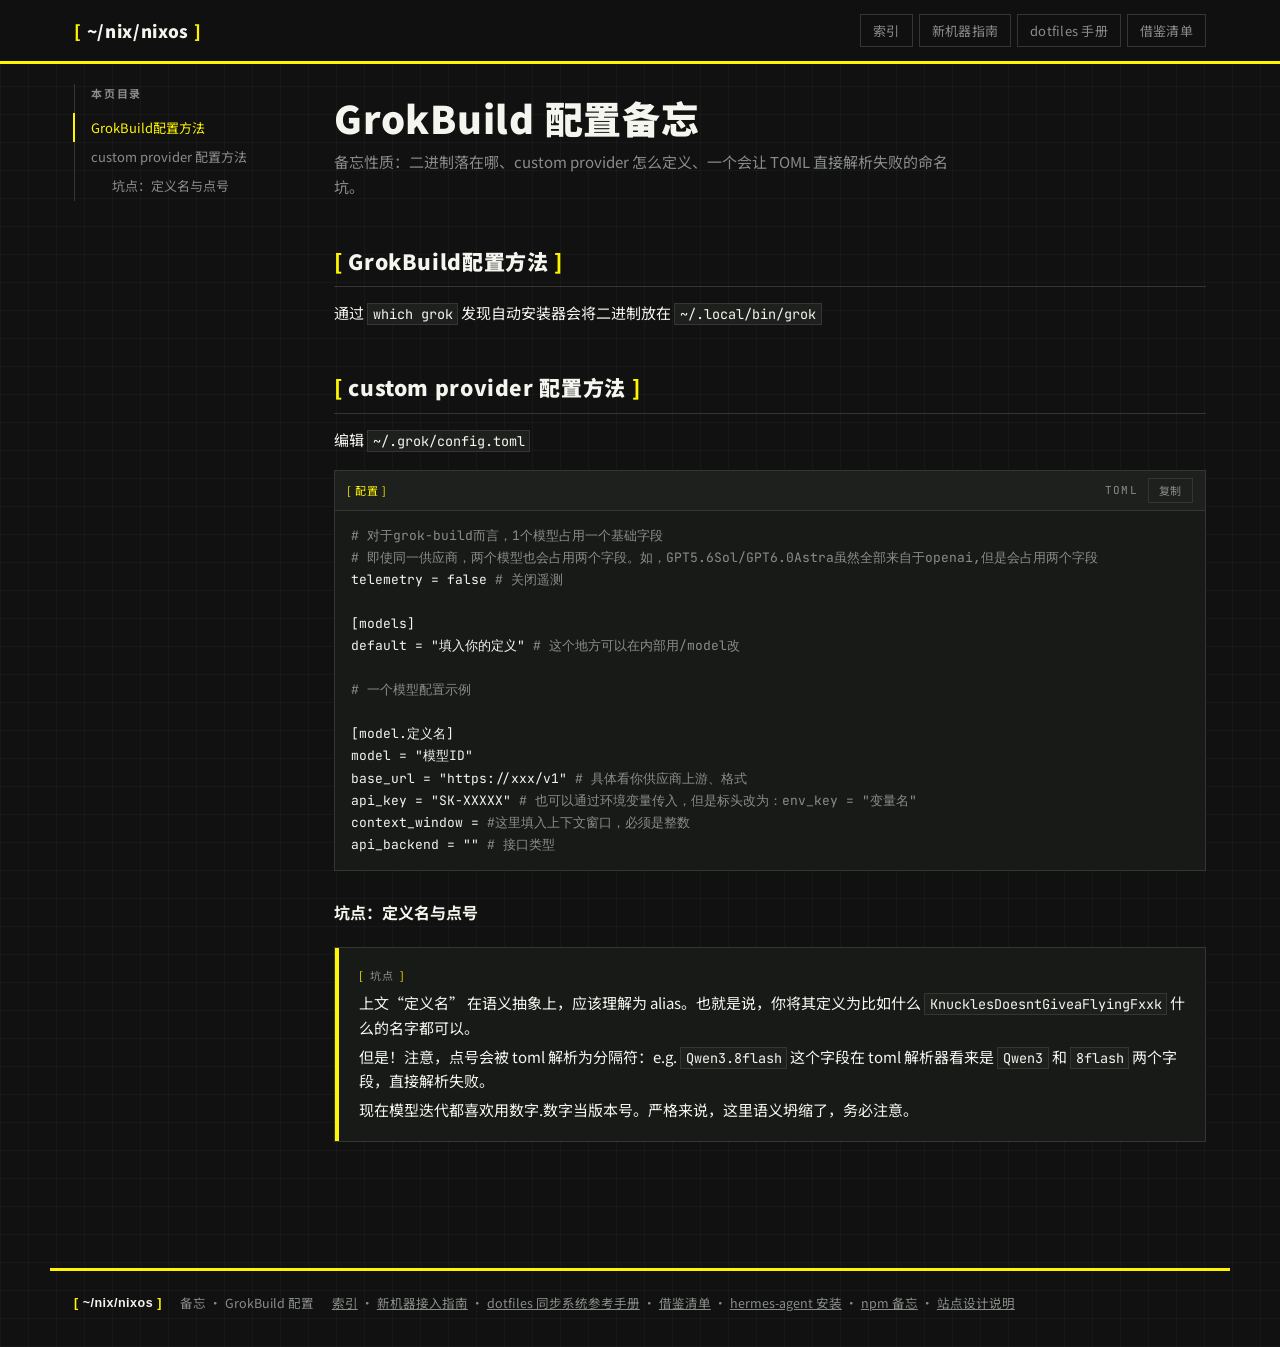
<file: docs/pages/grok-build-config.html>
<!DOCTYPE html>
<html lang="zh-CN">
<head>
<meta charset="UTF-8">
<meta name="viewport" content="width=device-width, initial-scale=1.0">
<title>GrokBuild 配置方法 · ~/nix/nixos</title>
<meta name="description" content="GrokBuild 配置方法：二进制安装位置、custom provider 的 ~/.grok/config.toml 写法，以及模型定义名里点号的 TOML 解析坑">
<link rel="stylesheet" href="style.css">
</head>
<body>

<header class="topbar">
  <div class="topbar-inner">
    <a class="wordmark" href="index.html">~/nix/nixos</a>
    <nav class="topnav" aria-label="主导航">
      <a href="index.html">索引</a>
      <a href="new-pc-guide.html">新机器指南</a>
      <a href="dotfiles-guide.html">dotfiles 手册</a>
      <a href="ref-notes.html">借鉴清单</a>
    </nav>
  </div>
</header>

<main class="page">
  <aside class="toc" aria-label="本页目录">
    <h4>本页目录</h4>
    <ol>
      <li><a href="#g-bin">GrokBuild配置方法</a></li>
      <li><a href="#g-provider">custom provider 配置方法</a></li>
      <li class="l2"><a href="#g-dot">坑点：定义名与点号</a></li>
    </ol>
  </aside>

  <details class="toc-mobile">
    <summary>目录</summary>
    <ol>
      <li><a href="#g-bin">GrokBuild配置方法</a></li>
      <li><a href="#g-provider">custom provider 配置方法</a></li>
      <li><a href="#g-dot">坑点：定义名与点号</a></li>
    </ol>
  </details>

  <article class="doc">
    <h1>GrokBuild 配置备忘</h1>
    <p class="lede">备忘性质：二进制落在哪、custom provider 怎么定义、一个会让 TOML 直接解析失败的命名坑。</p>

    <h2 id="g-bin">GrokBuild配置方法</h2>
    <p>通过 <code>which grok</code> 发现自动安装器会将二进制放在 <code>~/.local/bin/grok</code></p>

    <h2 id="g-provider">custom provider 配置方法</h2>
    <p>编辑 <code>~/.grok/config.toml</code></p>
    <div class="cmd">
      <div class="cmd-bar"><span class="cmd-tag">配置</span><span class="cmd-lang">toml</span><button class="cmd-copy" type="button">复制</button></div>
      <pre><code><span class="cm"># 对于grok-build而言，1个模型占用一个基础字段</span>
<span class="cm"># 即使同一供应商，两个模型也会占用两个字段。如，GPT5.6Sol/GPT6.0Astra虽然全部来自于openai,但是会占用两个字段</span>
telemetry = false <span class="cm"># 关闭遥测</span>

[models]
default = "填入你的定义" <span class="cm"># 这个地方可以在内部用/model改</span>

<span class="cm"># 一个模型配置示例</span>

[model.定义名]
model = "模型ID"
base_url = "https://xxx/v1" <span class="cm"># 具体看你供应商上游、格式</span>
api_key = "SK-XXXXX" <span class="cm"># 也可以通过环境变量传入，但是标头改为：env_key = "变量名"</span>
context_window = <span class="cm">#这里填入上下文窗口，必须是整数</span>
api_backend = "" <span class="cm"># 接口类型</span></code></pre>
    </div>

    <h3 id="g-dot">坑点：定义名与点号</h3>
    <div class="callout alert">
      <span class="ca-label">坑点</span>
      <p>上文“定义名” 在语义抽象上，应该理解为 alias。也就是说，你将其定义为比如什么 <code>KnucklesDoesntGiveaFlyingFxxk</code> 什么的名字都可以。</p>
      <p>但是！注意，点号会被 toml 解析为分隔符：e.g. <code>Qwen3.8flash</code> 这个字段在 toml 解析器看来是 <code>Qwen3</code> 和 <code>8flash</code> 两个字段，直接解析失败。</p>
      <p>现在模型迭代都喜欢用数字.数字当版本号。严格来说，这里语义坍缩了，务必注意。</p>
    </div>
  </article>
</main>

<footer class="footer">
  <span class="foot-path">~/nix/nixos</span>
  <span>备忘 · GrokBuild 配置</span>
  <span><a href="index.html">索引</a> · <a href="new-pc-guide.html">新机器接入指南</a> · <a href="dotfiles-guide.html">dotfiles 同步系统参考手册</a> · <a href="ref-notes.html">借鉴清单</a> · <a href="hermes-agent.html">hermes-agent 安装</a> · <a href="npm.html">npm 备忘</a> · <a href="design-notes.html">站点设计说明</a></span>
</footer>

<script src="script.js"></script>
</body>
</html>
</file>
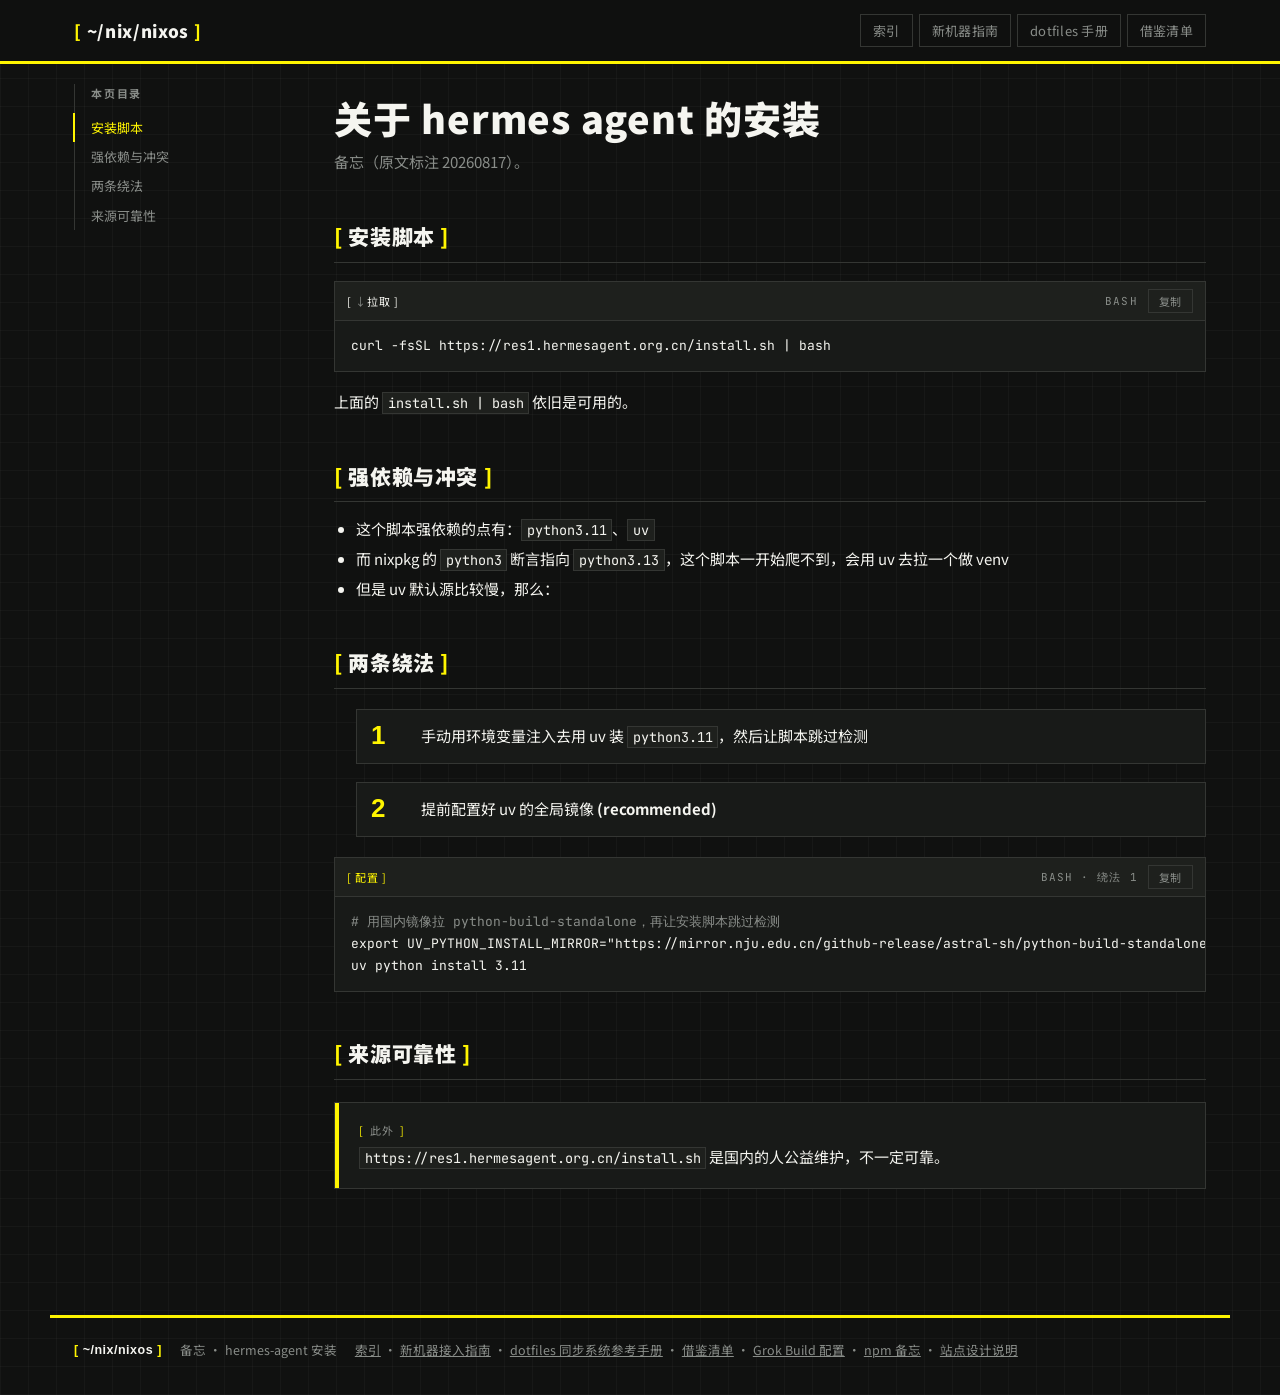
<file: docs/pages/hermes-agent.html>
<!DOCTYPE html>
<html lang="zh-CN">
<head>
<meta charset="UTF-8">
<meta name="viewport" content="width=device-width, initial-scale=1.0">
<title>hermes-agent 安装备忘 · ~/nix/nixos</title>
<meta name="description" content="hermes-agent 安装脚本在 NixOS 上的依赖问题（python3.11 / uv 源慢）与两条绕法">
<link rel="stylesheet" href="style.css">
</head>
<body>

<header class="topbar">
  <div class="topbar-inner">
    <a class="wordmark" href="index.html">~/nix/nixos</a>
    <nav class="topnav" aria-label="主导航">
      <a href="index.html">索引</a>
      <a href="new-pc-guide.html">新机器指南</a>
      <a href="dotfiles-guide.html">dotfiles 手册</a>
      <a href="ref-notes.html">借鉴清单</a>
    </nav>
  </div>
</header>

<main class="page">
  <aside class="toc" aria-label="本页目录">
    <h4>本页目录</h4>
    <ol>
      <li><a href="#h-install">安装脚本</a></li>
      <li><a href="#h-dep">强依赖与冲突</a></li>
      <li><a href="#h-fix">两条绕法</a></li>
      <li><a href="#h-risk">来源可靠性</a></li>
    </ol>
  </aside>

  <details class="toc-mobile">
    <summary>目录</summary>
    <ol>
      <li><a href="#h-install">安装脚本</a></li>
      <li><a href="#h-dep">强依赖与冲突</a></li>
      <li><a href="#h-fix">两条绕法</a></li>
      <li><a href="#h-risk">来源可靠性</a></li>
    </ol>
  </details>

  <article class="doc">
    <h1>关于 hermes agent 的安装</h1>
    <p class="lede">备忘（原文标注 20260817）。</p>

    <h2 id="h-install">安装脚本</h2>
    <div class="cmd">
      <div class="cmd-bar"><span class="cmd-tag in"><span class="glyph">↓</span>拉取</span><span class="cmd-lang">bash</span><button class="cmd-copy" type="button">复制</button></div>
      <pre><code>curl -fsSL https://res1.hermesagent.org.cn/install.sh | bash</code></pre>
    </div>
    <p>上面的 <code>install.sh | bash</code> 依旧是可用的。</p>

    <h2 id="h-dep">强依赖与冲突</h2>
    <ul>
      <li>这个脚本强依赖的点有：<code>python3.11</code>、<code>uv</code></li>
      <li>而 nixpkg 的 <code>python3</code> 断言指向 <code>python3.13</code>，这个脚本一开始爬不到，会用 uv 去拉一个做 venv</li>
      <li>但是 uv 默认源比较慢，那么：</li>
    </ul>

    <h2 id="h-fix">两条绕法</h2>
    <ol class="steps">
      <li><span class="stepnum">1</span>手动用环境变量注入去用 uv 装 <code>python3.11</code>，然后让脚本跳过检测</li>
      <li><span class="stepnum">2</span>提前配置好 uv 的全局镜像 <strong>(recommended)</strong></li>
    </ol>
    <div class="cmd">
      <div class="cmd-bar"><span class="cmd-tag">配置</span><span class="cmd-lang">bash · 绕法 1</span><button class="cmd-copy" type="button">复制</button></div>
      <pre><code><span class="cm"># 用国内镜像拉 python-build-standalone，再让安装脚本跳过检测</span>
export UV_PYTHON_INSTALL_MIRROR="https://mirror.nju.edu.cn/github-release/astral-sh/python-build-standalone"
uv python install 3.11</code></pre>
    </div>

    <h2 id="h-risk">来源可靠性</h2>
    <div class="callout alert">
      <span class="ca-label">此外</span>
      <p><code>https://res1.hermesagent.org.cn/install.sh</code> 是国内的人公益维护，不一定可靠。</p>
    </div>
  </article>
</main>

<footer class="footer">
  <span class="foot-path">~/nix/nixos</span>
  <span>备忘 · hermes-agent 安装</span>
  <span><a href="index.html">索引</a> · <a href="new-pc-guide.html">新机器接入指南</a> · <a href="dotfiles-guide.html">dotfiles 同步系统参考手册</a> · <a href="ref-notes.html">借鉴清单</a> · <a href="grok-build-config.html">Grok Build 配置</a> · <a href="npm.html">npm 备忘</a> · <a href="design-notes.html">站点设计说明</a></span>
</footer>

<script src="script.js"></script>
</body>
</html>
</file>
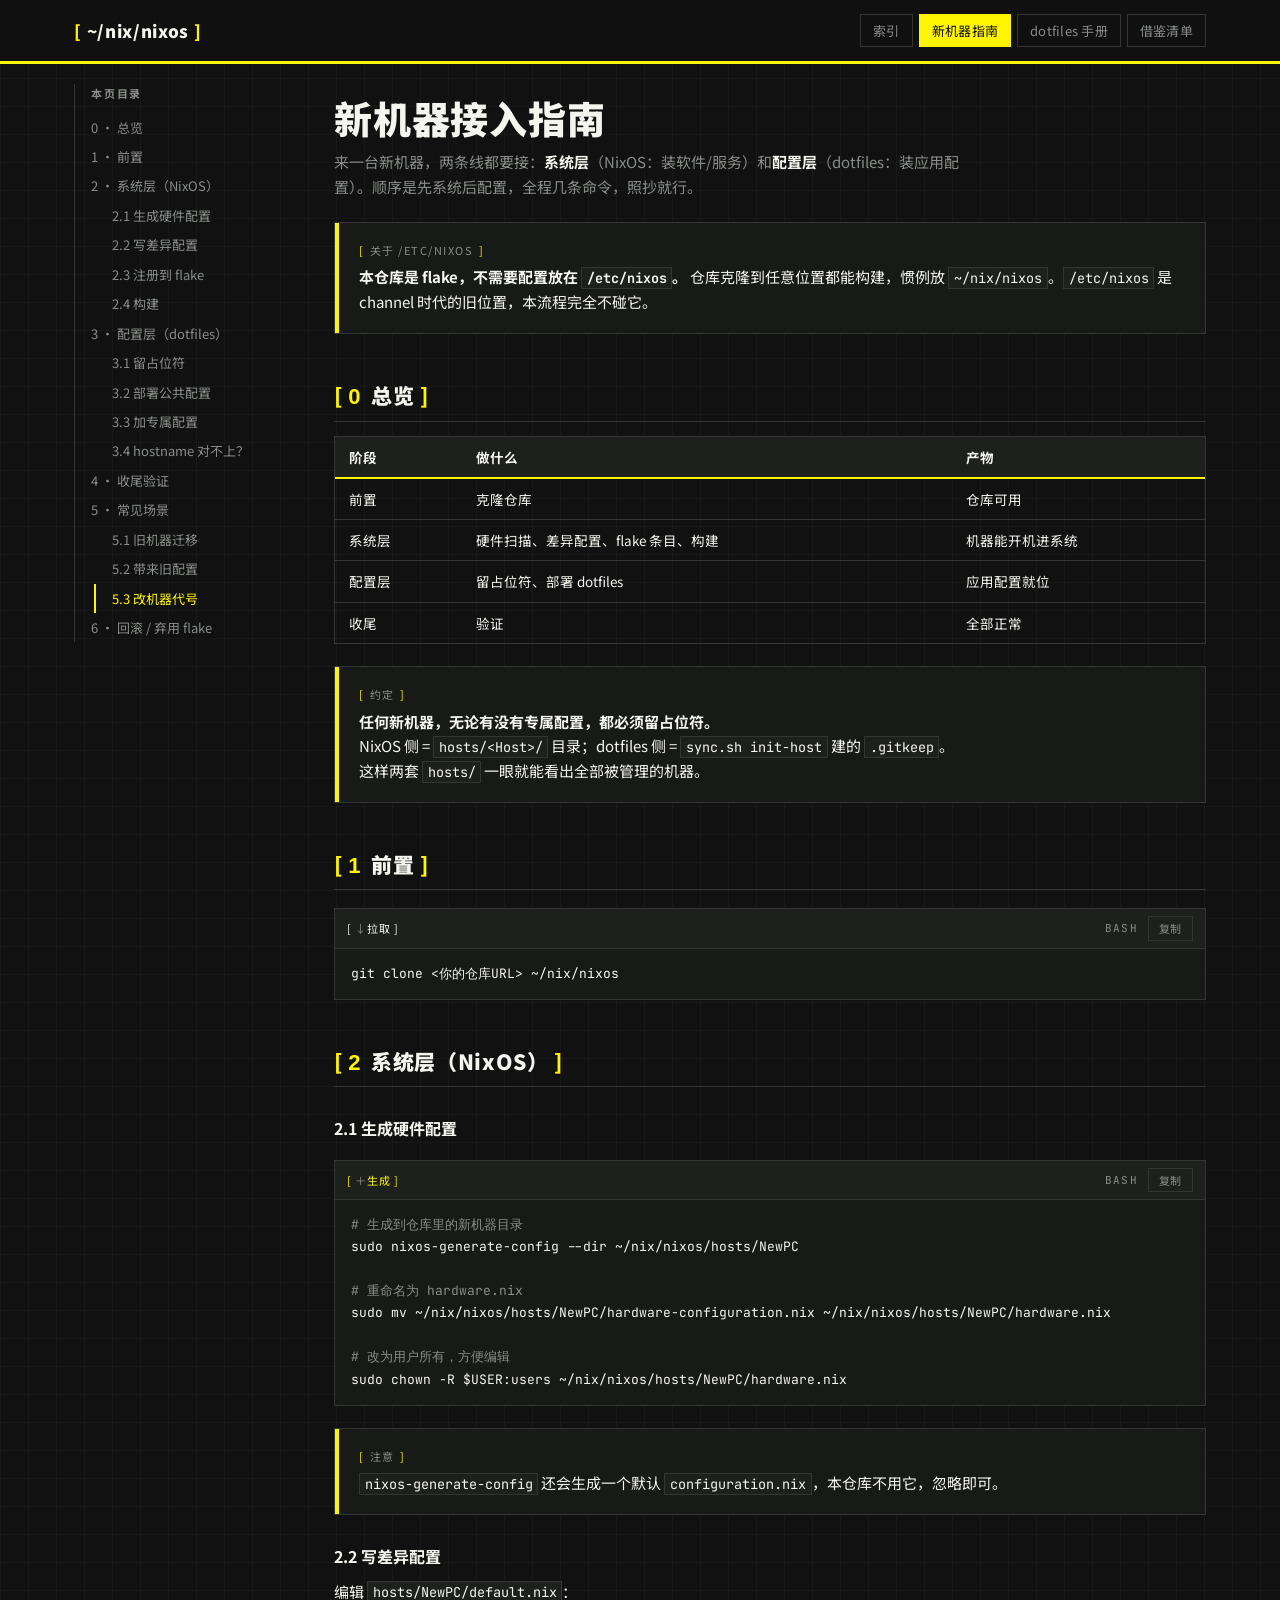
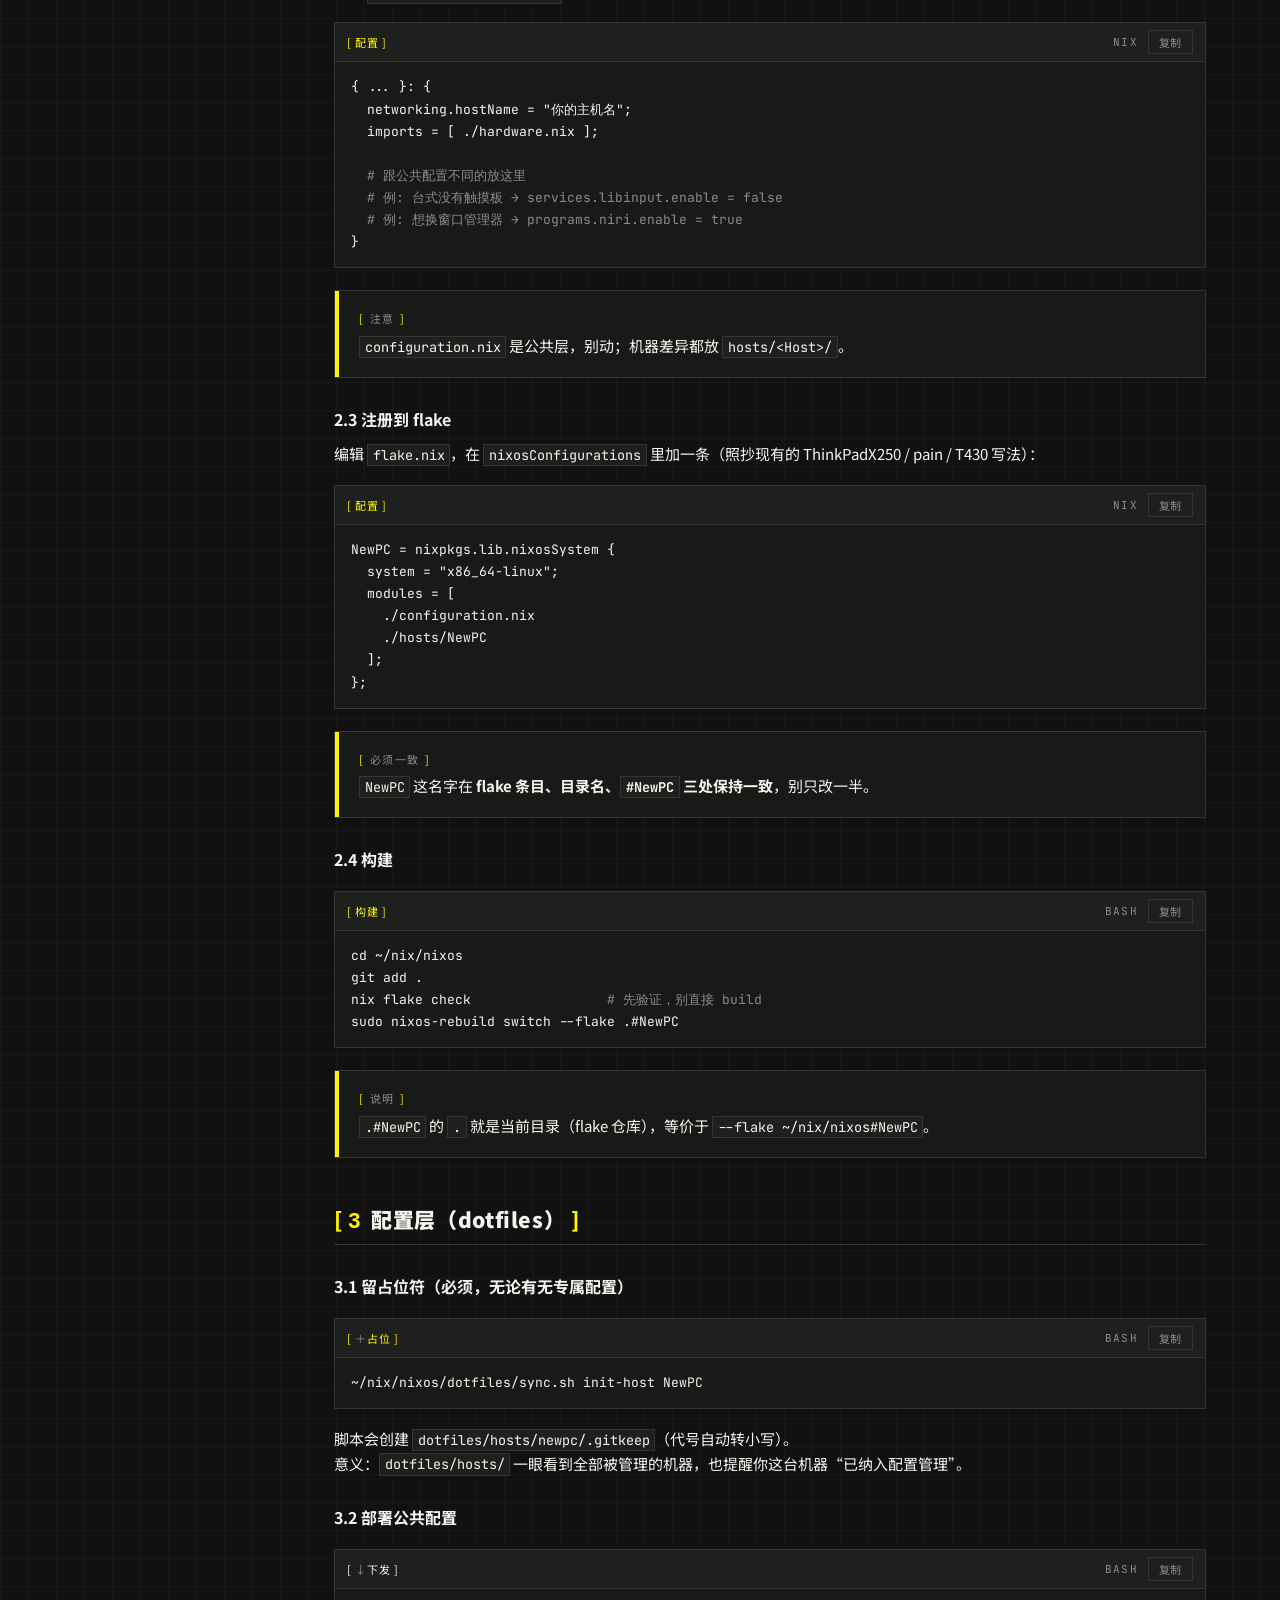
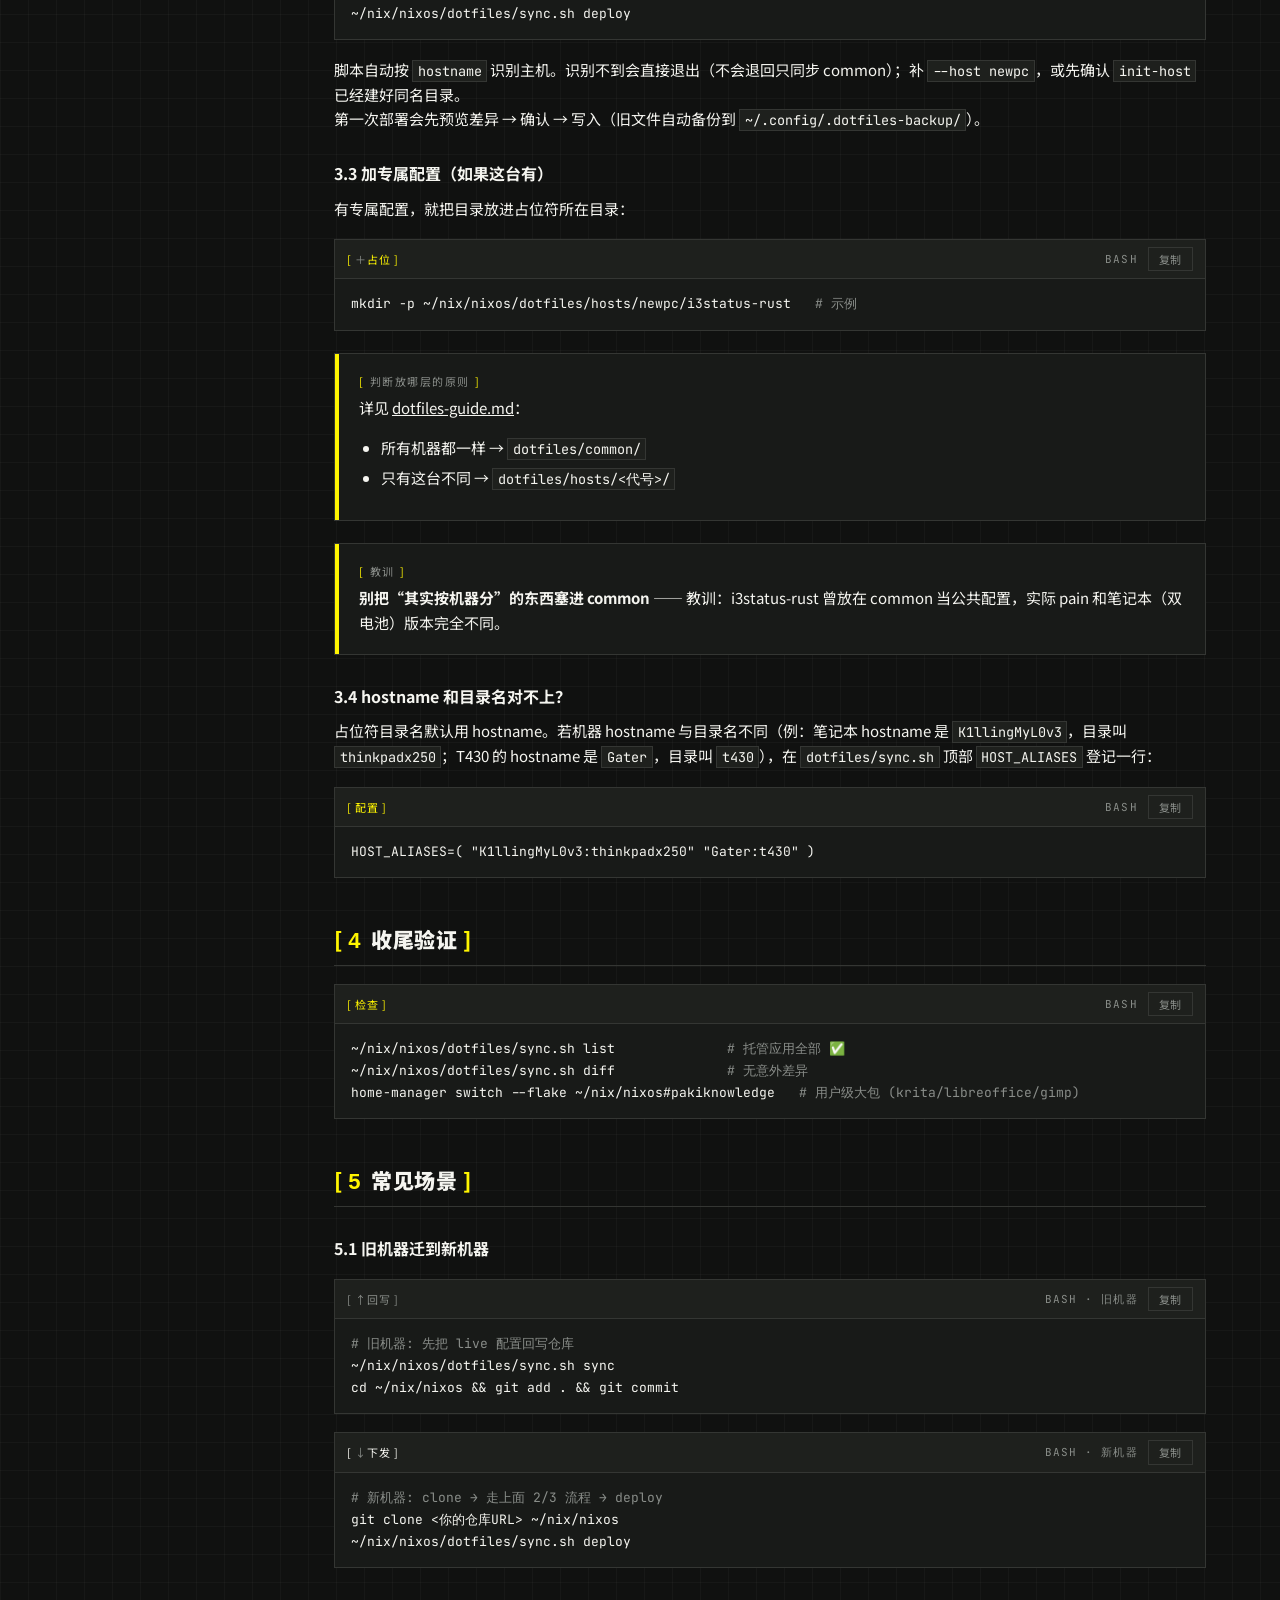
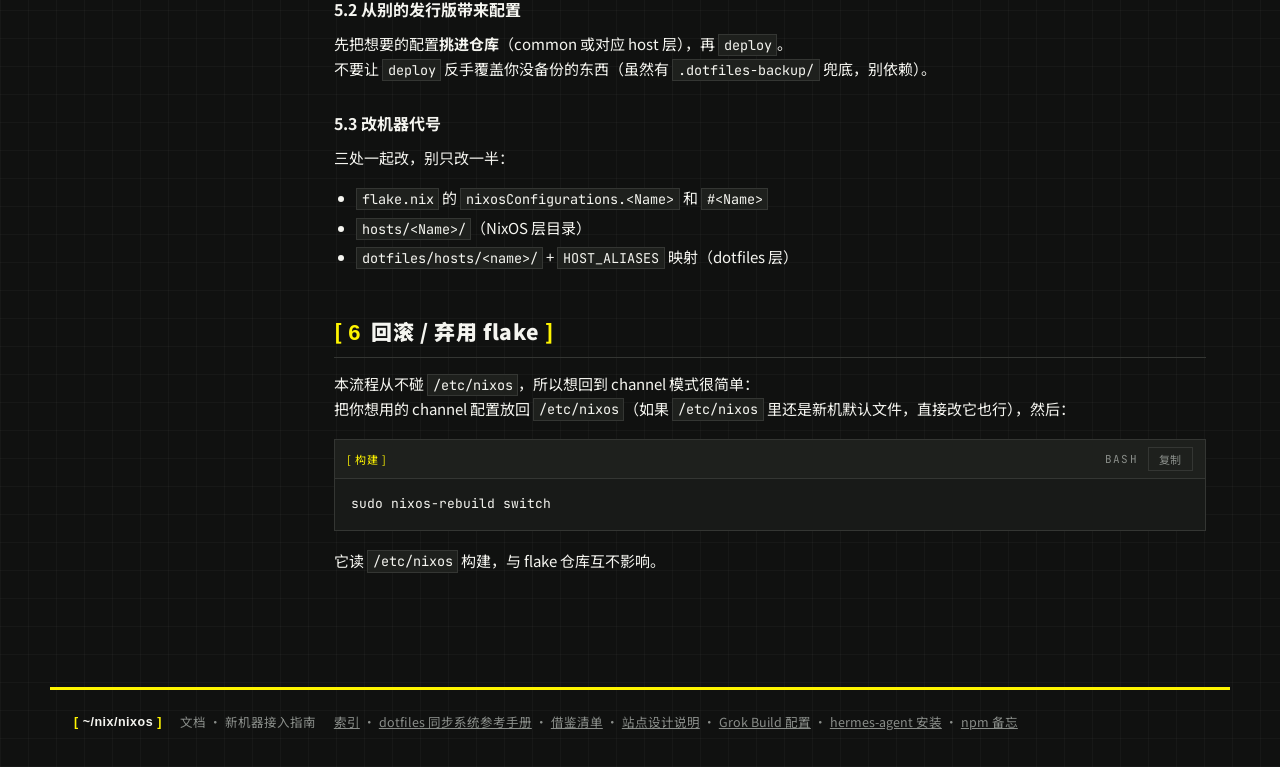
<file: docs/pages/new-pc-guide.html>
<!DOCTYPE html>
<html lang="zh-CN">
<head>
<meta charset="UTF-8">
<meta name="viewport" content="width=device-width, initial-scale=1.0">
<title>新机器接入指南 · ~/nix/nixos</title>
<meta name="description" content="新机器接入流程：系统层（NixOS）与配置层（dotfiles）端到端接入指南">
<link rel="stylesheet" href="style.css">
</head>
<body>

<header class="topbar">
  <div class="topbar-inner">
    <a class="wordmark" href="index.html">~/nix/nixos</a>
    <nav class="topnav" aria-label="主导航">
      <a href="index.html">索引</a>
      <a href="new-pc-guide.html" aria-current="page">新机器指南</a>
      <a href="dotfiles-guide.html">dotfiles 手册</a>
      <a href="ref-notes.html">借鉴清单</a>
    </nav>
  </div>
</header>

<main class="page">
  <aside class="toc" aria-label="本页目录">
    <h4>本页目录</h4>
    <ol>
      <li><a href="#s0">0 · 总览</a></li>
      <li><a href="#s1">1 · 前置</a></li>
      <li><a href="#s2">2 · 系统层（NixOS）</a></li>
      <li class="l2"><a href="#s2-1">2.1 生成硬件配置</a></li>
      <li class="l2"><a href="#s2-2">2.2 写差异配置</a></li>
      <li class="l2"><a href="#s2-3">2.3 注册到 flake</a></li>
      <li class="l2"><a href="#s2-4">2.4 构建</a></li>
      <li><a href="#s3">3 · 配置层（dotfiles）</a></li>
      <li class="l2"><a href="#s3-1">3.1 留占位符</a></li>
      <li class="l2"><a href="#s3-2">3.2 部署公共配置</a></li>
      <li class="l2"><a href="#s3-3">3.3 加专属配置</a></li>
      <li class="l2"><a href="#s3-4">3.4 hostname 对不上？</a></li>
      <li><a href="#s4">4 · 收尾验证</a></li>
      <li><a href="#s5">5 · 常见场景</a></li>
      <li class="l2"><a href="#s5-1">5.1 旧机器迁移</a></li>
      <li class="l2"><a href="#s5-2">5.2 带来旧配置</a></li>
      <li class="l2"><a href="#s5-3">5.3 改机器代号</a></li>
      <li><a href="#s6">6 · 回滚 / 弃用 flake</a></li>
    </ol>
  </aside>

  <details class="toc-mobile">
    <summary>目录</summary>
    <ol>
      <li><a href="#s0">0 总览</a></li>
      <li><a href="#s1">1 前置</a></li>
      <li><a href="#s2">2 系统层（NixOS）</a></li>
      <li><a href="#s2-1">2.1 生成硬件配置</a></li>
      <li><a href="#s2-2">2.2 写差异配置</a></li>
      <li><a href="#s2-3">2.3 注册到 flake</a></li>
      <li><a href="#s2-4">2.4 构建</a></li>
      <li><a href="#s3">3 配置层（dotfiles）</a></li>
      <li><a href="#s3-1">3.1 留占位符</a></li>
      <li><a href="#s3-2">3.2 部署公共配置</a></li>
      <li><a href="#s3-3">3.3 加专属配置</a></li>
      <li><a href="#s3-4">3.4 hostname 对不上？</a></li>
      <li><a href="#s4">4 收尾验证</a></li>
      <li><a href="#s5">5 常见场景</a></li>
      <li><a href="#s5-1">5.1 旧机器迁移</a></li>
      <li><a href="#s5-2">5.2 带来旧配置</a></li>
      <li><a href="#s5-3">5.3 改机器代号</a></li>
      <li><a href="#s6">6 回滚 / 弃用 flake</a></li>
    </ol>
  </details>

  <article class="doc">
    <h1>新机器接入指南</h1>
    <p class="lede">来一台新机器，两条线都要接：<strong>系统层</strong>（NixOS：装软件/服务）和<strong>配置层</strong>（dotfiles：装应用配置）。顺序是先系统后配置，全程几条命令，照抄就行。</p>

    <div class="callout">
      <span class="ca-label">关于 /etc/nixos</span>
      <p><strong>本仓库是 flake，不需要配置放在 <code>/etc/nixos</code>。</strong> 仓库克隆到任意位置都能构建，惯例放 <code>~/nix/nixos</code>。<code>/etc/nixos</code> 是 channel 时代的旧位置，本流程完全不碰它。</p>
    </div>

    <h2 id="s0"><span class="stepnum">0</span>总览</h2>
    <div class="table-wrap">
      <table>
        <thead>
          <tr><th>阶段</th><th>做什么</th><th>产物</th></tr>
        </thead>
        <tbody>
          <tr><td>前置</td><td>克隆仓库</td><td>仓库可用</td></tr>
          <tr><td>系统层</td><td>硬件扫描、差异配置、flake 条目、构建</td><td>机器能开机进系统</td></tr>
          <tr><td>配置层</td><td>留占位符、部署 dotfiles</td><td>应用配置就位</td></tr>
          <tr><td>收尾</td><td>验证</td><td>全部正常</td></tr>
        </tbody>
      </table>
    </div>
    <div class="callout">
      <span class="ca-label">约定</span>
      <p><strong>任何新机器，无论有没有专属配置，都必须留占位符。</strong><br>
      NixOS 侧 = <code>hosts/&lt;Host&gt;/</code> 目录；dotfiles 侧 = <code>sync.sh init-host</code> 建的 <code>.gitkeep</code>。<br>
      这样两套 <code>hosts/</code> 一眼就能看出全部被管理的机器。</p>
    </div>

    <h2 id="s1"><span class="stepnum">1</span>前置</h2>
    <div class="cmd">
      <div class="cmd-bar"><span class="cmd-tag in"><span class="glyph">↓</span>拉取</span><span class="cmd-lang">bash</span><button class="cmd-copy" type="button">复制</button></div>
      <pre><code>git clone &lt;你的仓库URL&gt; ~/nix/nixos</code></pre>
    </div>

    <h2 id="s2"><span class="stepnum">2</span>系统层（NixOS）</h2>

    <h3 id="s2-1">2.1 生成硬件配置</h3>
    <div class="cmd">
      <div class="cmd-bar"><span class="cmd-tag"><span class="glyph">＋</span>生成</span><span class="cmd-lang">bash</span><button class="cmd-copy" type="button">复制</button></div>
      <pre><code><span class="cm"># 生成到仓库里的新机器目录</span>
sudo nixos-generate-config --dir ~/nix/nixos/hosts/NewPC

<span class="cm"># 重命名为 hardware.nix</span>
sudo mv ~/nix/nixos/hosts/NewPC/hardware-configuration.nix ~/nix/nixos/hosts/NewPC/hardware.nix

<span class="cm"># 改为用户所有，方便编辑</span>
sudo chown -R $USER:users ~/nix/nixos/hosts/NewPC/hardware.nix</code></pre>
    </div>
    <div class="callout">
      <span class="ca-label">注意</span>
      <p><code>nixos-generate-config</code> 还会生成一个默认 <code>configuration.nix</code>，本仓库不用它，忽略即可。</p>
    </div>

    <h3 id="s2-2">2.2 写差异配置</h3>
    <p>编辑 <code>hosts/NewPC/default.nix</code>：</p>
    <div class="cmd">
      <div class="cmd-bar"><span class="cmd-tag">配置</span><span class="cmd-lang">nix</span><button class="cmd-copy" type="button">复制</button></div>
      <pre><code>{ ... }: {
  networking.hostName = "你的主机名";
  imports = [ ./hardware.nix ];

  <span class="cm"># 跟公共配置不同的放这里</span>
  <span class="cm"># 例: 台式没有触摸板 → services.libinput.enable = false</span>
  <span class="cm"># 例: 想换窗口管理器 → programs.niri.enable = true</span>
}</code></pre>
    </div>
    <div class="callout">
      <span class="ca-label">注意</span>
      <p><code>configuration.nix</code> 是公共层，别动；机器差异都放 <code>hosts/&lt;Host&gt;/</code>。</p>
    </div>

    <h3 id="s2-3">2.3 注册到 flake</h3>
    <p>编辑 <code>flake.nix</code>，在 <code>nixosConfigurations</code> 里加一条（照抄现有的 ThinkPadX250 / pain / T430 写法）：</p>
    <div class="cmd">
      <div class="cmd-bar"><span class="cmd-tag">配置</span><span class="cmd-lang">nix</span><button class="cmd-copy" type="button">复制</button></div>
      <pre><code>NewPC = nixpkgs.lib.nixosSystem {
  system = "x86_64-linux";
  modules = [
    ./configuration.nix
    ./hosts/NewPC
  ];
};</code></pre>
    </div>
    <div class="callout alert">
      <span class="ca-label">必须一致</span>
      <p><code>NewPC</code> 这名字在 <strong>flake 条目、目录名、<code>#NewPC</code> 三处保持一致</strong>，别只改一半。</p>
    </div>

    <h3 id="s2-4">2.4 构建</h3>
    <div class="cmd">
      <div class="cmd-bar"><span class="cmd-tag">构建</span><span class="cmd-lang">bash</span><button class="cmd-copy" type="button">复制</button></div>
      <pre><code>cd ~/nix/nixos
git add .
nix flake check                 <span class="cm"># 先验证，别直接 build</span>
sudo nixos-rebuild switch --flake .#NewPC</code></pre>
    </div>
    <div class="callout">
      <span class="ca-label">说明</span>
      <p><code>.#NewPC</code> 的 <code>.</code> 就是当前目录（flake 仓库），等价于 <code>--flake ~/nix/nixos#NewPC</code>。</p>
    </div>

    <h2 id="s3"><span class="stepnum">3</span>配置层（dotfiles）</h2>

    <h3 id="s3-1">3.1 留占位符（必须，无论有无专属配置）</h3>
    <div class="cmd">
      <div class="cmd-bar"><span class="cmd-tag"><span class="glyph">＋</span>占位</span><span class="cmd-lang">bash</span><button class="cmd-copy" type="button">复制</button></div>
      <pre><code>~/nix/nixos/dotfiles/sync.sh init-host NewPC</code></pre>
    </div>
    <p>脚本会创建 <code>dotfiles/hosts/newpc/.gitkeep</code>（代号自动转小写）。<br>
    意义：<code>dotfiles/hosts/</code> 一眼看到全部被管理的机器，也提醒你这台机器“已纳入配置管理”。</p>

    <h3 id="s3-2">3.2 部署公共配置</h3>
    <div class="cmd">
      <div class="cmd-bar"><span class="cmd-tag in"><span class="glyph">↓</span>下发</span><span class="cmd-lang">bash</span><button class="cmd-copy" type="button">复制</button></div>
      <pre><code>~/nix/nixos/dotfiles/sync.sh deploy</code></pre>
    </div>
    <p>脚本自动按 <code>hostname</code> 识别主机。识别不到会直接退出（不会退回只同步 common）；补 <code>--host newpc</code>，或先确认 <code>init-host</code> 已经建好同名目录。<br>
    第一次部署会先预览差异 → 确认 → 写入（旧文件自动备份到 <code>~/.config/.dotfiles-backup/</code>）。</p>

    <h3 id="s3-3">3.3 加专属配置（如果这台有）</h3>
    <p>有专属配置，就把目录放进占位符所在目录：</p>
    <div class="cmd">
      <div class="cmd-bar"><span class="cmd-tag"><span class="glyph">＋</span>占位</span><span class="cmd-lang">bash</span><button class="cmd-copy" type="button">复制</button></div>
      <pre><code>mkdir -p ~/nix/nixos/dotfiles/hosts/newpc/i3status-rust   <span class="cm"># 示例</span></code></pre>
    </div>
    <div class="callout">
      <span class="ca-label">判断放哪层的原则</span>
      <p>详见 <a href="dotfiles-guide.html">dotfiles-guide.md</a>：</p>
      <ul>
        <li>所有机器都一样 → <code>dotfiles/common/</code></li>
        <li>只有这台不同 → <code>dotfiles/hosts/&lt;代号&gt;/</code></li>
      </ul>
    </div>
    <div class="callout alert">
      <span class="ca-label">教训</span>
      <p><strong>别把“其实按机器分”的东西塞进 common</strong> —— 教训：i3status-rust 曾放在 common 当公共配置，实际 pain 和笔记本（双电池）版本完全不同。</p>
    </div>

    <h3 id="s3-4">3.4 hostname 和目录名对不上？</h3>
    <p>占位符目录名默认用 hostname。若机器 hostname 与目录名不同（例：笔记本 hostname 是 <code>K1llingMyL0v3</code>，目录叫 <code>thinkpadx250</code>；T430 的 hostname 是 <code>Gater</code>，目录叫 <code>t430</code>），在 <code>dotfiles/sync.sh</code> 顶部 <code>HOST_ALIASES</code> 登记一行：</p>
    <div class="cmd">
      <div class="cmd-bar"><span class="cmd-tag">配置</span><span class="cmd-lang">bash</span><button class="cmd-copy" type="button">复制</button></div>
      <pre><code>HOST_ALIASES=( "K1llingMyL0v3:thinkpadx250" "Gater:t430" )</code></pre>
    </div>

    <h2 id="s4"><span class="stepnum">4</span>收尾验证</h2>
    <div class="cmd">
      <div class="cmd-bar"><span class="cmd-tag">检查</span><span class="cmd-lang">bash</span><button class="cmd-copy" type="button">复制</button></div>
      <pre><code>~/nix/nixos/dotfiles/sync.sh list              <span class="cm"># 托管应用全部 ✅</span>
~/nix/nixos/dotfiles/sync.sh diff              <span class="cm"># 无意外差异</span>
home-manager switch --flake ~/nix/nixos#pakiknowledge   <span class="cm"># 用户级大包 (krita/libreoffice/gimp)</span></code></pre>
    </div>

    <h2 id="s5"><span class="stepnum">5</span>常见场景</h2>

    <h3 id="s5-1">5.1 旧机器迁到新机器</h3>
    <div class="cmd">
      <div class="cmd-bar"><span class="cmd-tag out"><span class="glyph">↑</span>回写</span><span class="cmd-lang">bash · 旧机器</span><button class="cmd-copy" type="button">复制</button></div>
      <pre><code><span class="cm"># 旧机器: 先把 live 配置回写仓库</span>
~/nix/nixos/dotfiles/sync.sh sync
cd ~/nix/nixos &amp;&amp; git add . &amp;&amp; git commit</code></pre>
    </div>
    <div class="cmd">
      <div class="cmd-bar"><span class="cmd-tag in"><span class="glyph">↓</span>下发</span><span class="cmd-lang">bash · 新机器</span><button class="cmd-copy" type="button">复制</button></div>
      <pre><code><span class="cm"># 新机器: clone → 走上面 2/3 流程 → deploy</span>
git clone &lt;你的仓库URL&gt; ~/nix/nixos
~/nix/nixos/dotfiles/sync.sh deploy</code></pre>
    </div>

    <h3 id="s5-2">5.2 从别的发行版带来配置</h3>
    <p>先把想要的配置<strong>挑进仓库</strong>（common 或对应 host 层），再 <code>deploy</code>。<br>
    不要让 <code>deploy</code> 反手覆盖你没备份的东西（虽然有 <code>.dotfiles-backup/</code> 兜底，别依赖）。</p>

    <h3 id="s5-3">5.3 改机器代号</h3>
    <p>三处一起改，别只改一半：</p>
    <ul>
      <li><code>flake.nix</code> 的 <code>nixosConfigurations.&lt;Name&gt;</code> 和 <code>#&lt;Name&gt;</code></li>
      <li><code>hosts/&lt;Name&gt;/</code>（NixOS 层目录）</li>
      <li><code>dotfiles/hosts/&lt;name&gt;/</code> + <code>HOST_ALIASES</code> 映射（dotfiles 层）</li>
    </ul>

    <h2 id="s6"><span class="stepnum">6</span>回滚 / 弃用 flake</h2>
    <p>本流程从不碰 <code>/etc/nixos</code>，所以想回到 channel 模式很简单：<br>
    把你想用的 channel 配置放回 <code>/etc/nixos</code>（如果 <code>/etc/nixos</code> 里还是新机默认文件，直接改它也行），然后：</p>
    <div class="cmd">
      <div class="cmd-bar"><span class="cmd-tag">构建</span><span class="cmd-lang">bash</span><button class="cmd-copy" type="button">复制</button></div>
      <pre><code>sudo nixos-rebuild switch</code></pre>
    </div>
    <p>它读 <code>/etc/nixos</code> 构建，与 flake 仓库互不影响。</p>
  </article>
</main>

<footer class="footer">
  <span class="foot-path">~/nix/nixos</span>
  <span>文档 · 新机器接入指南</span>
  <span><a href="index.html">索引</a> · <a href="dotfiles-guide.html">dotfiles 同步系统参考手册</a> · <a href="ref-notes.html">借鉴清单</a> · <a href="design-notes.html">站点设计说明</a> · <a href="grok-build-config.html">Grok Build 配置</a> · <a href="hermes-agent.html">hermes-agent 安装</a> · <a href="npm.html">npm 备忘</a></span>
</footer>

<script src="script.js"></script>
</body>
</html>
</file>
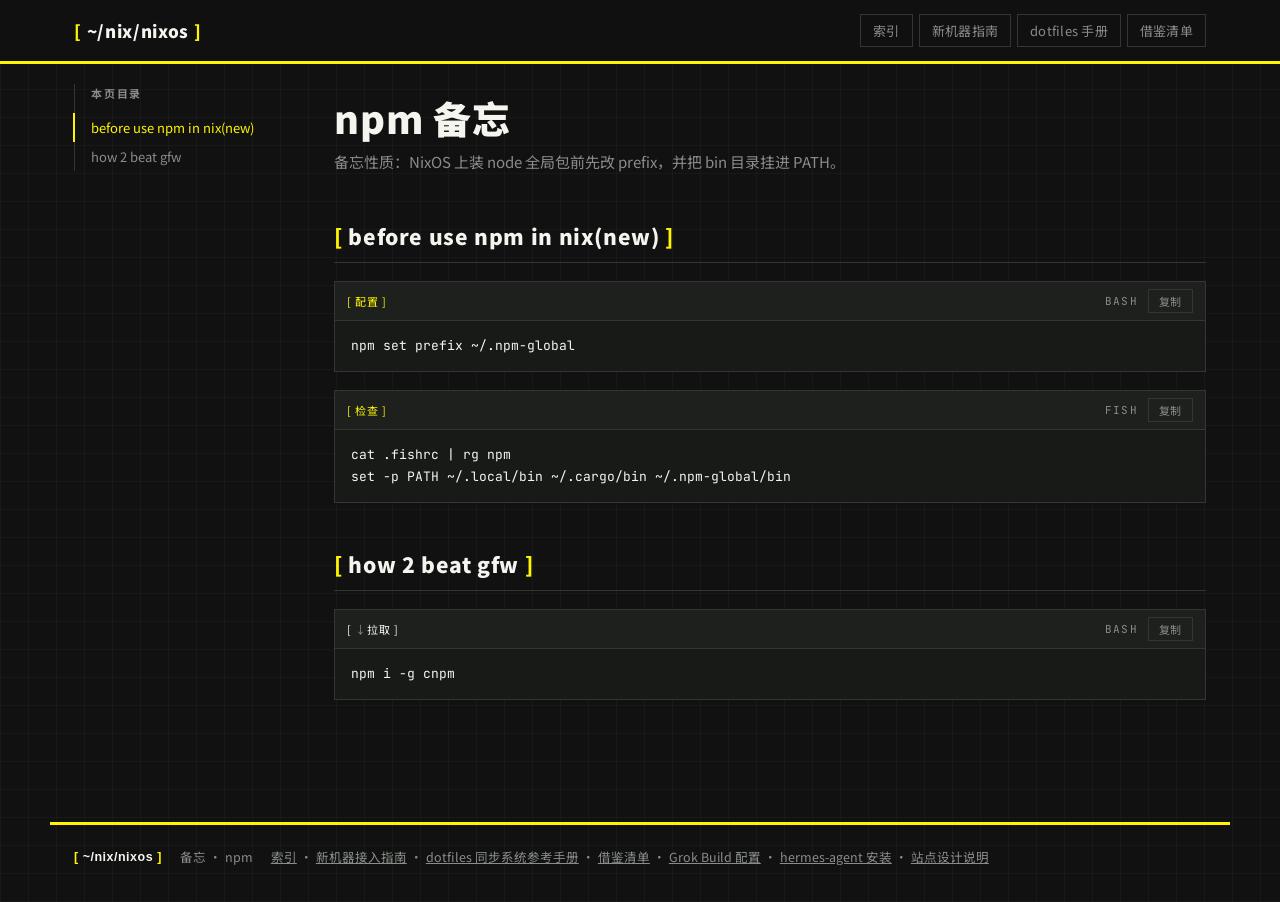
<file: docs/pages/npm.html>
<!DOCTYPE html>
<html lang="zh-CN">
<head>
<meta charset="UTF-8">
<meta name="viewport" content="width=device-width, initial-scale=1.0">
<title>npm 备忘 · ~/nix/nixos</title>
<meta name="description" content="NixOS 上用 npm 的前置设置（prefix 与 PATH）以及绕开网络的 cnpm 方案">
<link rel="stylesheet" href="style.css">
</head>
<body>

<header class="topbar">
  <div class="topbar-inner">
    <a class="wordmark" href="index.html">~/nix/nixos</a>
    <nav class="topnav" aria-label="主导航">
      <a href="index.html">索引</a>
      <a href="new-pc-guide.html">新机器指南</a>
      <a href="dotfiles-guide.html">dotfiles 手册</a>
      <a href="ref-notes.html">借鉴清单</a>
    </nav>
  </div>
</header>

<main class="page">
  <aside class="toc" aria-label="本页目录">
    <h4>本页目录</h4>
    <ol>
      <li><a href="#n-prefix">before use npm in nix(new)</a></li>
      <li><a href="#n-mirror">how 2 beat gfw</a></li>
    </ol>
  </aside>

  <details class="toc-mobile">
    <summary>目录</summary>
    <ol>
      <li><a href="#n-prefix">before use npm in nix(new)</a></li>
      <li><a href="#n-mirror">how 2 beat gfw</a></li>
    </ol>
  </details>

  <article class="doc">
    <h1>npm 备忘</h1>
    <p class="lede">备忘性质：NixOS 上装 node 全局包前先改 prefix，并把 bin 目录挂进 PATH。</p>

    <h2 id="n-prefix">before use npm in nix(new)</h2>
    <div class="cmd">
      <div class="cmd-bar"><span class="cmd-tag">配置</span><span class="cmd-lang">bash</span><button class="cmd-copy" type="button">复制</button></div>
      <pre><code>npm set prefix ~/.npm-global</code></pre>
    </div>
    <div class="cmd">
      <div class="cmd-bar"><span class="cmd-tag">检查</span><span class="cmd-lang">fish</span><button class="cmd-copy" type="button">复制</button></div>
      <pre><code>cat .fishrc | rg npm
set -p PATH ~/.local/bin ~/.cargo/bin ~/.npm-global/bin</code></pre>
    </div>

    <h2 id="n-mirror">how 2 beat gfw</h2>
    <div class="cmd">
      <div class="cmd-bar"><span class="cmd-tag in"><span class="glyph">↓</span>拉取</span><span class="cmd-lang">bash</span><button class="cmd-copy" type="button">复制</button></div>
      <pre><code>npm i -g cnpm</code></pre>
    </div>
  </article>
</main>

<footer class="footer">
  <span class="foot-path">~/nix/nixos</span>
  <span>备忘 · npm</span>
  <span><a href="index.html">索引</a> · <a href="new-pc-guide.html">新机器接入指南</a> · <a href="dotfiles-guide.html">dotfiles 同步系统参考手册</a> · <a href="ref-notes.html">借鉴清单</a> · <a href="grok-build-config.html">Grok Build 配置</a> · <a href="hermes-agent.html">hermes-agent 安装</a> · <a href="design-notes.html">站点设计说明</a></span>
</footer>

<script src="script.js"></script>
</body>
</html>
</file>
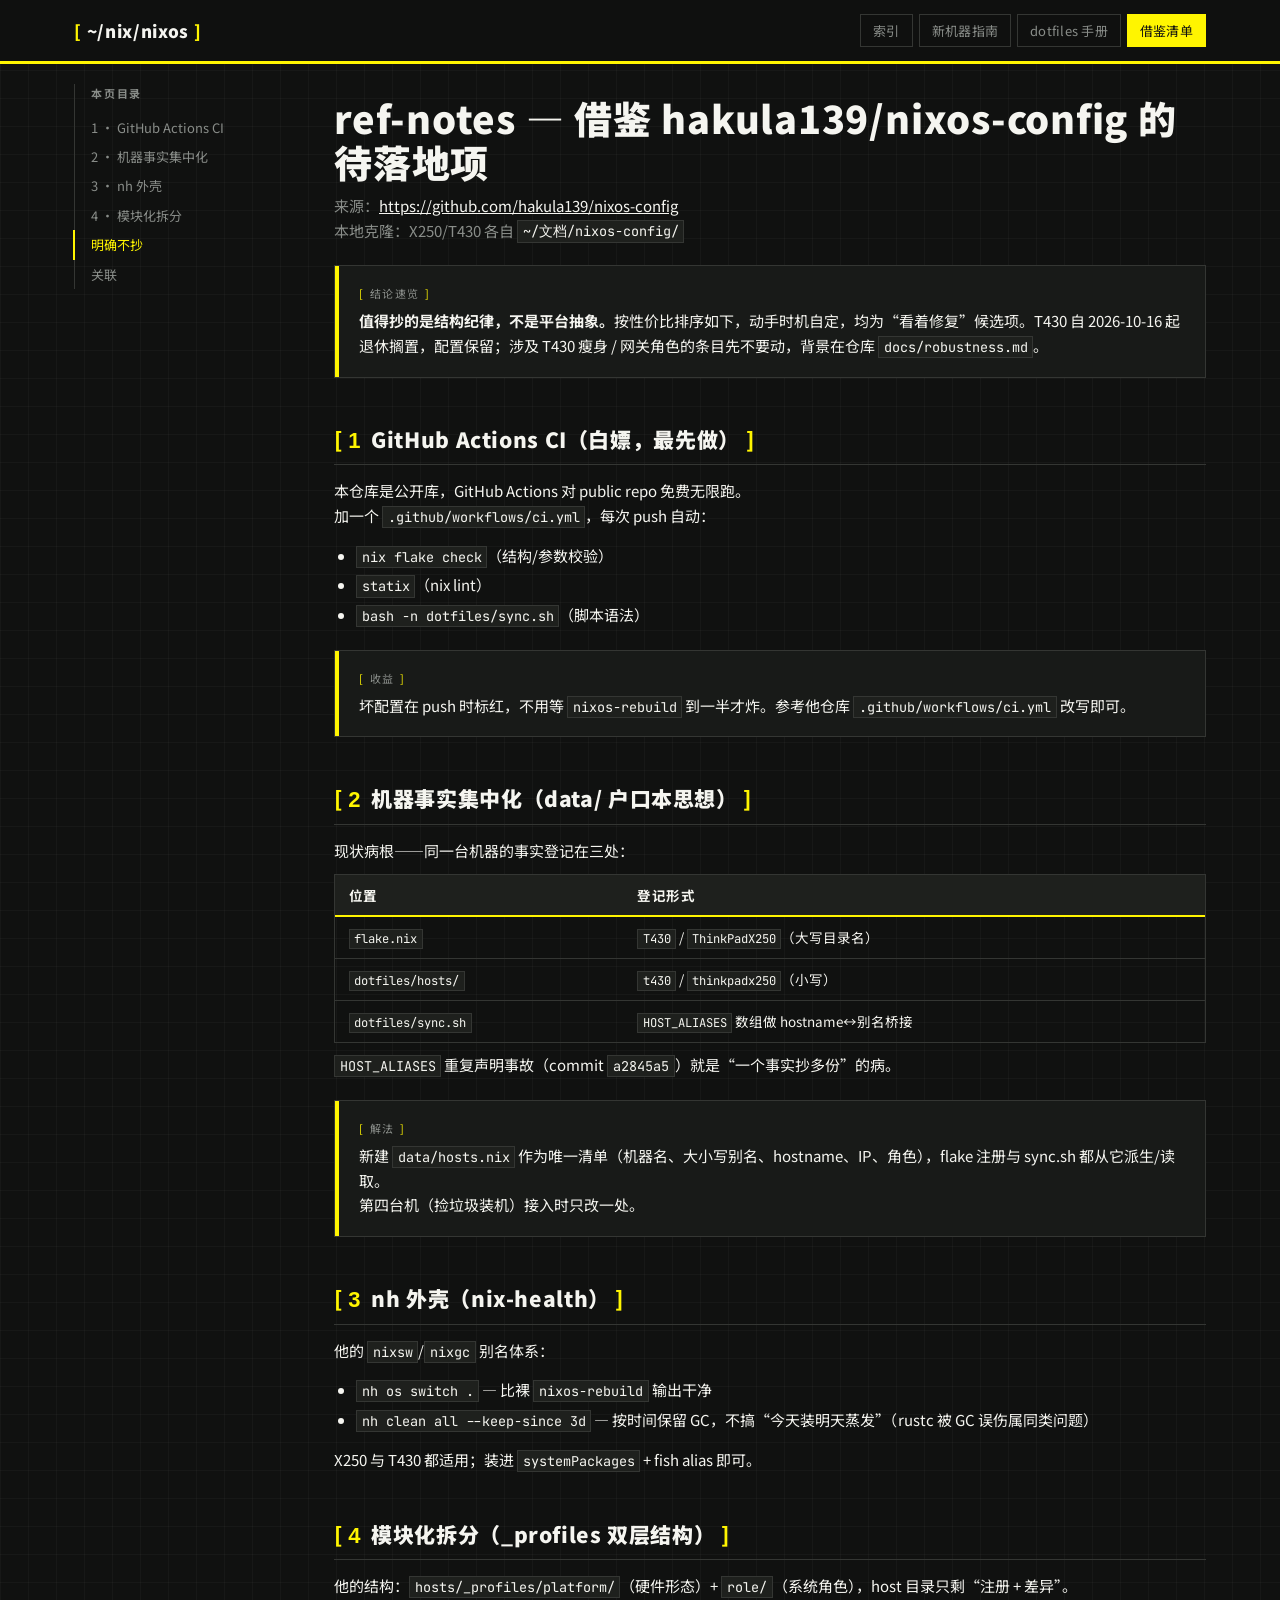
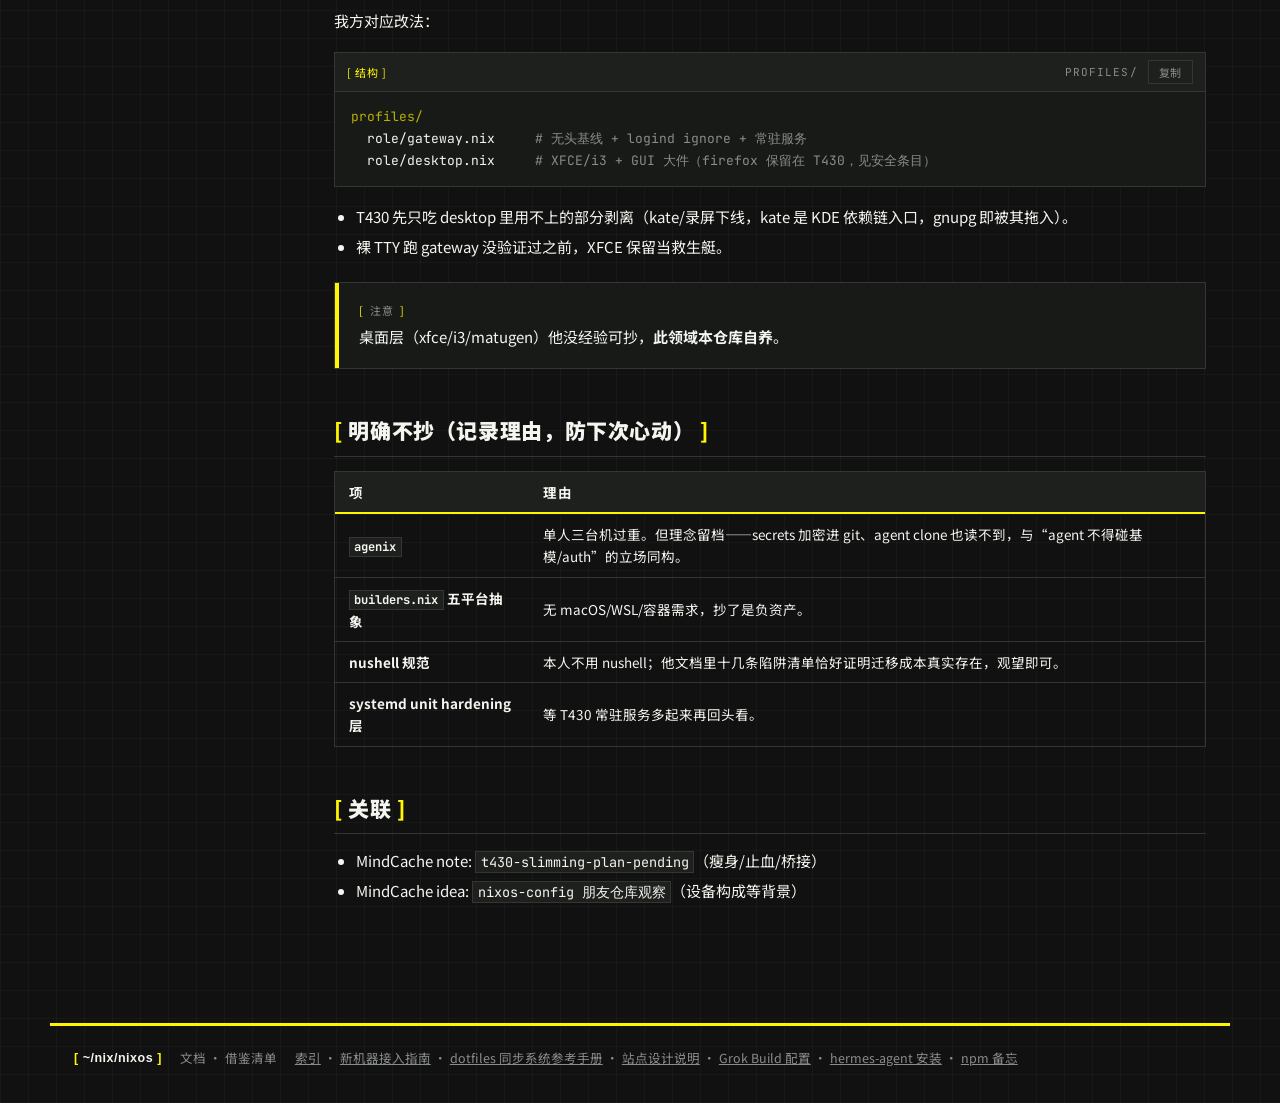
<file: docs/pages/ref-notes.html>
<!DOCTYPE html>
<html lang="zh-CN">
<head>
<meta charset="UTF-8">
<meta name="viewport" content="width=device-width, initial-scale=1.0">
<title>借鉴清单 · ~/nix/nixos</title>
<meta name="description" content="借鉴 hakula139/nixos-config 的待落地项：CI、机器事实集中化、nh 外壳、模块化拆分，以及明确不抄的理由">
<link rel="stylesheet" href="style.css">
</head>
<body>

<header class="topbar">
  <div class="topbar-inner">
    <a class="wordmark" href="index.html">~/nix/nixos</a>
    <nav class="topnav" aria-label="主导航">
      <a href="index.html">索引</a>
      <a href="new-pc-guide.html">新机器指南</a>
      <a href="dotfiles-guide.html">dotfiles 手册</a>
      <a href="ref-notes.html" aria-current="page">借鉴清单</a>
    </nav>
  </div>
</header>

<main class="page">
  <aside class="toc" aria-label="本页目录">
    <h4>本页目录</h4>
    <ol>
      <li><a href="#r-ci">1 · GitHub Actions CI</a></li>
      <li><a href="#r-data">2 · 机器事实集中化</a></li>
      <li><a href="#r-nh">3 · nh 外壳</a></li>
      <li><a href="#r-modules">4 · 模块化拆分</a></li>
      <li><a href="#r-nocopy">明确不抄</a></li>
      <li><a href="#r-links">关联</a></li>
    </ol>
  </aside>

  <details class="toc-mobile">
    <summary>目录</summary>
    <ol>
      <li><a href="#r-ci">1 GitHub Actions CI</a></li>
      <li><a href="#r-data">2 机器事实集中化</a></li>
      <li><a href="#r-nh">3 nh 外壳</a></li>
      <li><a href="#r-modules">4 模块化拆分</a></li>
      <li><a href="#r-nocopy">明确不抄</a></li>
      <li><a href="#r-links">关联</a></li>
    </ol>
  </details>

  <article class="doc">
    <h1>ref-notes — 借鉴 hakula139/nixos-config 的待落地项</h1>
    <p class="lede">来源：<a href="https://github.com/hakula139/nixos-config">https://github.com/hakula139/nixos-config</a><br>
    本地克隆：X250/T430 各自 <code>~/文档/nixos-config/</code></p>

    <div class="callout">
      <span class="ca-label">结论速览</span>
      <p><strong>值得抄的是结构纪律，不是平台抽象。</strong>按性价比排序如下，动手时机自定，均为“看着修复”候选项。T430 自 2026-10-16 起退休搁置，配置保留；涉及 T430 瘦身 / 网关角色的条目先不要动，背景在仓库 <code>docs/robustness.md</code>。</p>
    </div>

    <h2 id="r-ci"><span class="stepnum">1</span>GitHub Actions CI（白嫖，最先做）</h2>
    <p>本仓库是公开库，GitHub Actions 对 public repo 免费无限跑。<br>
    加一个 <code>.github/workflows/ci.yml</code>，每次 push 自动：</p>
    <ul>
      <li><code>nix flake check</code>（结构/参数校验）</li>
      <li><code>statix</code>（nix lint）</li>
      <li><code>bash -n dotfiles/sync.sh</code>（脚本语法）</li>
    </ul>
    <div class="callout">
      <span class="ca-label">收益</span>
      <p>坏配置在 push 时标红，不用等 <code>nixos-rebuild</code> 到一半才炸。参考他仓库 <code>.github/workflows/ci.yml</code> 改写即可。</p>
    </div>

    <h2 id="r-data"><span class="stepnum">2</span>机器事实集中化（data/ 户口本思想）</h2>
    <p>现状病根——同一台机器的事实登记在三处：</p>
    <div class="table-wrap">
      <table>
        <thead>
          <tr><th>位置</th><th>登记形式</th></tr>
        </thead>
        <tbody>
          <tr><td><code>flake.nix</code></td><td><code>T430</code> / <code>ThinkPadX250</code>（大写目录名）</td></tr>
          <tr><td><code>dotfiles/hosts/</code></td><td><code>t430</code> / <code>thinkpadx250</code>（小写）</td></tr>
          <tr><td><code>dotfiles/sync.sh</code></td><td><code>HOST_ALIASES</code> 数组做 hostname↔别名桥接</td></tr>
        </tbody>
      </table>
    </div>
    <p><code>HOST_ALIASES</code> 重复声明事故（commit <code>a2845a5</code>）就是“一个事实抄多份”的病。</p>
    <div class="callout">
      <span class="ca-label">解法</span>
      <p>新建 <code>data/hosts.nix</code> 作为唯一清单（机器名、大小写别名、hostname、IP、角色），flake 注册与 sync.sh 都从它派生/读取。<br>
      第四台机（捡垃圾装机）接入时只改一处。</p>
    </div>

    <h2 id="r-nh"><span class="stepnum">3</span>nh 外壳（nix-health）</h2>
    <p>他的 <code>nixsw</code>/<code>nixgc</code> 别名体系：</p>
    <ul>
      <li><code>nh os switch .</code> — 比裸 <code>nixos-rebuild</code> 输出干净</li>
      <li><code>nh clean all --keep-since 3d</code> — 按时间保留 GC，不搞“今天装明天蒸发”（rustc 被 GC 误伤属同类问题）</li>
    </ul>
    <p>X250 与 T430 都适用；装进 <code>systemPackages</code> + fish alias 即可。</p>

    <h2 id="r-modules"><span class="stepnum">4</span>模块化拆分（_profiles 双层结构）</h2>
    <p>他的结构：<code>hosts/_profiles/platform/</code>（硬件形态）+ <code>role/</code>（系统角色），host 目录只剩“注册 + 差异”。</p>
    <p>我方对应改法：</p>
    <div class="cmd">
      <div class="cmd-bar"><span class="cmd-tag">结构</span><span class="cmd-lang">profiles/</span><button class="cmd-copy" type="button">复制</button></div>
      <pre><code><span class="pt">profiles/</span>
  role/gateway.nix     <span class="cm"># 无头基线 + logind ignore + 常驻服务</span>
  role/desktop.nix     <span class="cm"># XFCE/i3 + GUI 大件（firefox 保留在 T430，见安全条目）</span></code></pre>
    </div>
    <ul>
      <li>T430 先只吃 desktop 里用不上的部分剥离（kate/录屏下线，kate 是 KDE 依赖链入口，gnupg 即被其拖入）。</li>
      <li>裸 TTY 跑 gateway 没验证过之前，XFCE 保留当救生艇。</li>
    </ul>
    <div class="callout alert">
      <span class="ca-label">注意</span>
      <p>桌面层（xfce/i3/matugen）他没经验可抄，<strong>此领域本仓库自养</strong>。</p>
    </div>

    <h2 id="r-nocopy">明确不抄（记录理由，防下次心动）</h2>
    <div class="table-wrap">
      <table>
        <thead>
          <tr><th>项</th><th>理由</th></tr>
        </thead>
        <tbody>
          <tr><td><strong><code>agenix</code></strong></td><td>单人三台机过重。但理念留档——secrets 加密进 git、agent clone 也读不到，与“agent 不得碰基模/auth”的立场同构。</td></tr>
          <tr><td><strong><code>builders.nix</code> 五平台抽象</strong></td><td>无 macOS/WSL/容器需求，抄了是负资产。</td></tr>
          <tr><td><strong>nushell 规范</strong></td><td>本人不用 nushell；他文档里十几条陷阱清单恰好证明迁移成本真实存在，观望即可。</td></tr>
          <tr><td><strong>systemd unit hardening 层</strong></td><td>等 T430 常驻服务多起来再回头看。</td></tr>
        </tbody>
      </table>
    </div>

    <h2 id="r-links">关联</h2>
    <ul>
      <li>MindCache note: <code>t430-slimming-plan-pending</code>（瘦身/止血/桥接）</li>
      <li>MindCache idea: <code>nixos-config 朋友仓库观察</code>（设备构成等背景）</li>
    </ul>
  </article>
</main>

<footer class="footer">
  <span class="foot-path">~/nix/nixos</span>
  <span>文档 · 借鉴清单</span>
  <span><a href="index.html">索引</a> · <a href="new-pc-guide.html">新机器接入指南</a> · <a href="dotfiles-guide.html">dotfiles 同步系统参考手册</a> · <a href="design-notes.html">站点设计说明</a> · <a href="grok-build-config.html">Grok Build 配置</a> · <a href="hermes-agent.html">hermes-agent 安装</a> · <a href="npm.html">npm 备忘</a></span>
</footer>

<script src="script.js"></script>
</body>
</html>
</file>
<file: docs/pages/style.css>
/* ============================================================
   ~/nix/nixos 文档站 — endfield 主题
   设计语言移植自 MindCache dashboard endfield theme：
   荧光黄 #fff500 / 工业网格底纹 / 方括号 label / Arial Black 900
   刻度尺 / 幽灵大字 / hover 反白 / 6px 细滚动条
   ============================================================ */

@import url('https://fonts.googleapis.com/css2?family=JetBrains+Mono:wght@400;500;700&family=Noto+Sans+SC:wght@400;500;700;900&display=swap');

:root {
  /* endfield 暗色 token */
  --paper:  #101110;
  --panel:  #181a18;
  --card:   #1e201d;
  --ink:    #f5f5f0;
  --muted:  #898d89;
  --line:   #343633;
  --accent: #fff500;
  --accent-dim: #b8b200;
  --shadow: rgba(0,0,0,.5);
  --grid-line: rgba(245,245,240,.03);

  color-scheme: dark;
}

* { box-sizing: border-box }

html { scroll-behavior: smooth }

body {
  margin: 0;
  background: var(--paper);
  color: var(--ink);
  font-family: "HarmonyOS Sans SC", MiSans, "Noto Sans SC",
    ui-monospace, "Cascadia Mono", "SF Mono", Consolas, Menlo, monospace;
  font-size: 15px;
  line-height: 1.65;
  /* 工业网格底纹（endfield 暗色 signature） */
  background-image:
    repeating-linear-gradient(0deg,  var(--grid-line) 0, var(--grid-line) 1px, transparent 1px, transparent 28px),
    repeating-linear-gradient(90deg, var(--grid-line) 0, var(--grid-line) 1px, transparent 1px, transparent 28px);
}

::selection { background: var(--accent); color: var(--paper) }
:focus-visible { outline: 2px solid var(--accent); outline-offset: 2px }

* { scrollbar-width: thin; scrollbar-color: var(--line) transparent }
::-webkit-scrollbar { width: 6px; height: 6px }
::-webkit-scrollbar-thumb { background: var(--line) }
::-webkit-scrollbar-track { background: transparent }

a { color: var(--ink) }
code {
  font-family: "JetBrains Mono", ui-monospace, "Cascadia Mono", Consolas, monospace;
  font-size: .9em;
  background: var(--card);
  border: 1px solid var(--line);
  padding: .08em .35em;
  border-radius: 0;
}

/* ---------- 顶栏：statusbar 式 3px 荧光收边 ---------- */
.topbar {
  position: sticky; top: 0; z-index: 50;
  background: rgba(16,17,16,.92);
  backdrop-filter: blur(6px);
  border-bottom: 3px solid var(--accent);
}
.topbar-inner {
  max-width: 1180px; margin: 0 auto; padding: 14px 24px;
  display: flex; align-items: center; justify-content: space-between; gap: 16px;
}
.wordmark {
  font-family: "Arial Black", "Noto Sans SC", sans-serif;
  font-weight: 900; font-size: 17px; letter-spacing: .04em;
  color: var(--ink); text-decoration: none;
}
.wordmark::before { content: "["; color: var(--accent); margin-right: 5px }
.wordmark::after  { content: "]"; color: var(--accent); margin-left: 5px }
.topnav { display: flex; gap: 6px; flex-wrap: wrap }
.topnav a {
  text-decoration: none; font-size: 13px; letter-spacing: .02em;
  color: var(--muted); border: 1px solid var(--line);
  padding: 5px 12px; transition: all .12s;
}
.topnav a:hover, .topnav a[aria-current="page"] {
  background: var(--accent); border-color: var(--accent); color: var(--paper);
}

/* ---------- hero ---------- */
.hero {
  max-width: 1180px; margin: 0 auto; padding: 56px 24px 28px;
}
.kicker {
  margin: 0 0 10px; font-size: 12px; letter-spacing: .18em;
  text-transform: uppercase; color: var(--muted);
}
.kicker::before { content: "["; color: var(--accent); margin-right: 5px }
.kicker::after  { content: "]"; color: var(--accent); margin-left: 5px }
.hero h1 {
  font-family: "Arial Black", "Noto Sans SC", sans-serif;
  font-weight: 900; font-size: clamp(30px, 5vw, 44px);
  line-height: 1.1; letter-spacing: .02em; margin: 0 0 14px;
}
.lede { color: var(--muted); max-width: 640px; margin: 0 }
.lede code { color: var(--ink) }

/* ---------- 布局：侧栏 TOC + 正文 ---------- */
.page {
  max-width: 1180px; margin: 0 auto; padding: 8px 24px 64px;
  display: grid; grid-template-columns: 220px minmax(0,1fr); gap: 40px;
  align-items: start;
}
.doc { min-width: 0 }
.toc {
  position: sticky; top: 84px;
  border-left: 1px solid var(--line);
  padding-left: 16px; font-size: 13px;
}
.toc h4 {
  margin: 0 0 10px; font-size: 11px; letter-spacing: .16em;
  text-transform: uppercase; color: var(--muted);
}
.toc ol { list-style: none; margin: 0; padding: 0 }
.toc li { margin: 0 }
.toc a {
  display: block; padding: 4px 0; color: var(--muted);
  text-decoration: none; border-left: 2px solid transparent; margin-left: -18px; padding-left: 16px;
}
.toc a:hover { color: var(--ink) }
.toc a.active { color: var(--accent); border-left-color: var(--accent) }
.toc-mobile { display: none }

/* ---------- 正文排版 ---------- */
.doc h1 {
  font-family: "Arial Black", "Noto Sans SC", sans-serif;
  font-weight: 900; font-size: clamp(26px, 4vw, 38px);
  line-height: 1.15; letter-spacing: .02em; margin: 24px 0 10px;
}
.doc h2 {
  font-family: "Arial Black", "Noto Sans SC", sans-serif;
  font-weight: 900; font-size: 21px; letter-spacing: .03em;
  margin: 44px 0 14px; padding-bottom: 8px;
  border-bottom: 1px solid var(--line);
}
.doc h2::before { content: "[ "; color: var(--accent) }
.doc h2::after  { content: " ]"; color: var(--accent) }
.doc h3 { font-size: 16px; font-weight: 700; margin: 28px 0 8px; color: var(--ink) }
.doc p { margin: 10px 0 }
.doc ul, .doc ol { padding-left: 22px }
.doc li { margin: 5px 0 }
.doc strong { color: var(--ink) }
.doc hr { border: 0; border-top: 1px solid var(--line); margin: 32px 0 }

/* ---------- 步骤（new-pc-guide） ---------- */
.steps { counter-reset: step; list-style: none; padding: 0; margin: 20px 0 }
.steps > li {
  position: relative; margin: 0 0 18px; padding: 14px 18px 14px 64px;
  background: var(--panel); border: 1px solid var(--line);
}
.stepnum {
  position: absolute; left: 14px; top: 12px;
  font-family: "Arial Black", sans-serif; font-weight: 900; font-size: 26px;
  color: var(--accent); line-height: 1;
}
/* h2 不是定位上下文：绝对定位的步骤号会落到文档原点、被吸顶栏盖住，
   所以标题里的编号改成行内，跟标题文字一起排 */
.doc h2 .stepnum {
  position: static; display: inline-block;
  font-size: 22px; margin-right: 10px;
}

/* ---------- index 卡片：panel + 刻度尺 + 幽灵大字 ---------- */
.index-body { max-width: 1180px; margin: 0 auto; padding: 8px 24px 64px }
.quick-ref {
  font-size: 12px; letter-spacing: .18em; text-transform: uppercase;
  color: var(--muted); margin: 36px 0 14px;
}
.quick-ref::before { content: "["; color: var(--accent); margin-right: 5px }
.quick-ref::after  { content: "]"; color: var(--accent); margin-left: 5px }
.cards { display: grid; grid-template-columns: repeat(auto-fit, minmax(280px,1fr)); gap: 14px }
.card {
  position: relative; overflow: hidden;
  display: block; text-decoration: none;
  background: var(--panel); border: 1px solid var(--line);
  padding: 20px 20px 18px; transition: border-color .12s;
}
/* 左缘竖向刻度尺 */
.card::before {
  content: ""; position: absolute; left: 0; top: 0; bottom: 0; width: 5px;
  background: repeating-linear-gradient(to bottom, var(--line) 0, var(--line) 1px, transparent 1px, transparent 10px);
  opacity: .75; pointer-events: none;
}
/* 底边裁切幽灵大字 */
.card::after {
  content: attr(data-word); position: absolute; right: 12px; bottom: -.36em;
  font-family: "Arial Black", Arial, sans-serif; font-weight: 900; font-size: 46px;
  line-height: 1; letter-spacing: .04em; color: var(--ink); opacity: .055;
  pointer-events: none; white-space: nowrap;
}
.card:hover { border-color: var(--accent) }
.card:hover h2 { color: var(--accent) }
.card-tag {
  display: block; font-size: 11px; letter-spacing: .14em; text-transform: uppercase;
  color: var(--muted); margin-bottom: 8px;
}
.card h2 {
  font-family: "Arial Black", "Noto Sans SC", sans-serif; font-weight: 900;
  font-size: 18px; margin: 0 0 8px; letter-spacing: .02em; transition: color .12s;
}
.card p { margin: 0 0 12px; color: var(--muted); font-size: 13.5px }
.card-go {
  display: inline-block; font-size: 12px; letter-spacing: .08em;
  color: var(--accent); border: 1px solid var(--accent); padding: 4px 10px;
}
.card-go::after { content: " →" }

/* ---------- 两层示意（index hero 下方） ---------- */
.layers {
  max-width: 1180px; margin: 28px auto 0; padding: 0 24px;
  display: flex; align-items: stretch; gap: 18px;
}
.layers-col { display: flex; flex-direction: column; gap: 10px }
.layer {
  position: relative; overflow: hidden;
  background: var(--panel); border: 1px solid var(--line); padding: 16px 18px;
}
.layer::before {
  content: ""; position: absolute; left: 0; top: 0; bottom: 0; width: 5px;
  background: repeating-linear-gradient(to bottom, var(--line) 0, var(--line) 1px, transparent 1px, transparent 10px);
  opacity: .75;
}
.layer-name {
  font-family: "Arial Black", "Noto Sans SC", sans-serif; font-weight: 900;
  font-size: 15px; letter-spacing: .03em; margin-bottom: 4px;
}
.layer-desc { color: var(--muted); font-size: 13px }
.dot { display: inline-block; width: 8px; height: 8px; background: var(--accent); margin-right: 8px }
.sync-rail { text-align: center; align-self: center; color: var(--muted); font-size: 12px }
.rail-label {
  display: block; font-family: "JetBrains Mono", monospace; color: var(--accent);
  letter-spacing: .1em; margin-bottom: 4px;
}
.rail-arrow { line-height: 1.9 }

/* ---------- fleet chips ---------- */
.fleet {
  max-width: 1180px; margin: 22px auto 0; padding: 0 24px;
  display: flex; align-items: center; gap: 10px; flex-wrap: wrap;
}
.fleet-label {
  font-size: 11px; letter-spacing: .16em; text-transform: uppercase; color: var(--muted);
}
.fleet-label::before { content: "["; color: var(--accent); margin-right: 5px }
.fleet-label::after  { content: "]"; color: var(--accent); margin-left: 5px }
.chip {
  display: inline-flex; align-items: baseline; gap: 8px;
  border: 1px solid var(--line); background: var(--panel); padding: 5px 12px; font-size: 12.5px;
}
.chip-code { font-family: "JetBrains Mono", monospace; color: var(--accent) }
.chip-note { color: var(--muted) }

/* ---------- callout ---------- */
.callout {
  position: relative; margin: 22px 0; padding: 14px 18px 14px 24px;
  background: var(--panel); border: 1px solid var(--line);
}
.callout::before {
  content: ""; position: absolute; left: 0; top: 0; bottom: 0; width: 4px;
  background: var(--accent);
}
.callout p { margin: 4px 0 }
.ca-label {
  font-size: 11px; letter-spacing: .14em; text-transform: uppercase; color: var(--muted);
}
.ca-label::before { content: "["; color: var(--accent); margin-right: 5px }
.ca-label::after  { content: "]"; color: var(--accent); margin-left: 5px }

/* ---------- 表格 ---------- */
.table-wrap { overflow-x: auto; border: 1px solid var(--line) }
table { width: 100%; border-collapse: collapse; font-size: 13.5px }
th, td { text-align: left; padding: 9px 14px; border-bottom: 1px solid var(--line) }
th {
  background: var(--card); font-weight: 700; letter-spacing: .03em;
  border-bottom: 2px solid var(--accent);
}
tr:last-child td { border-bottom: 0 }

/* ---------- 代码块 ---------- */
.cmd { margin: 18px 0; border: 1px solid var(--line); background: var(--panel) }
.cmd-bar {
  display: flex; align-items: center; gap: 10px;
  padding: 7px 12px; background: var(--card); border-bottom: 1px solid var(--line);
  font-size: 11px; letter-spacing: .1em; text-transform: uppercase; color: var(--muted);
}
.cmd-tag { color: var(--accent) }
.cmd-tag::before { content: "["; margin-right: 3px }
.cmd-tag::after  { content: "]"; margin-left: 3px }
.cmd-lang { margin-left: auto; font-family: "JetBrains Mono", monospace }
.cmd-copy {
  font: inherit; letter-spacing: .06em; cursor: pointer;
  background: transparent; color: var(--muted);
  border: 1px solid var(--line); padding: 2px 10px;
}
.cmd-copy:hover, .cmd-copy.copied {
  background: var(--accent); border-color: var(--accent); color: var(--paper);
}
.cmd pre {
  margin: 0; padding: 14px 16px; overflow-x: auto;
  font-family: "JetBrains Mono", ui-monospace, Consolas, monospace;
  font-size: 13px; line-height: 1.7; color: var(--ink);
}
.cmd code { background: none; border: 0; padding: 0; font-size: inherit; color: inherit }
.cm  { color: var(--muted) }        /* 注释 */
.pt  { color: var(--accent-dim) }   /* 路径/树节点 */
.hl { color: var(--accent); font-weight: 700 }
.glyph { color: var(--muted) }
.in  { color: var(--ink) }
.out { color: var(--muted) }
.l2  { padding-left: 1.6em }

/* ---------- footer ---------- */
.footer {
  border-top: 3px solid var(--accent);
  margin-top: 40px; padding: 22px 24px 34px;
  max-width: 1180px; margin-left: auto; margin-right: auto;
  display: flex; gap: 18px; flex-wrap: wrap;
  font-size: 12.5px; color: var(--muted);
}
.footer a { color: var(--muted) }
.footer a:hover { color: var(--accent) }
.foot-path {
  font-family: "Arial Black", sans-serif; font-weight: 900;
  letter-spacing: .04em; color: var(--ink);
}
.foot-path::before { content: "["; color: var(--accent); margin-right: 4px }
.foot-path::after  { content: "]"; color: var(--accent); margin-left: 4px }

/* ---------- 响应式 ---------- */
@media (max-width: 900px) {
  .page { grid-template-columns: 1fr; gap: 0 }
  .toc { display: none }
  .toc-mobile {
    display: block; margin: 12px 0 20px;
    background: var(--panel); border: 1px solid var(--line); padding: 8px 14px;
  }
  .toc-mobile summary {
    cursor: pointer; font-size: 12px; letter-spacing: .14em; text-transform: uppercase;
    color: var(--muted);
  }
  .toc-mobile a { display: block; padding: 5px 0; color: var(--muted); text-decoration: none }
  .toc-mobile a.active { color: var(--accent) }
  .layers { flex-direction: column }
  .sync-rail { order: 3 }
}
</file>
